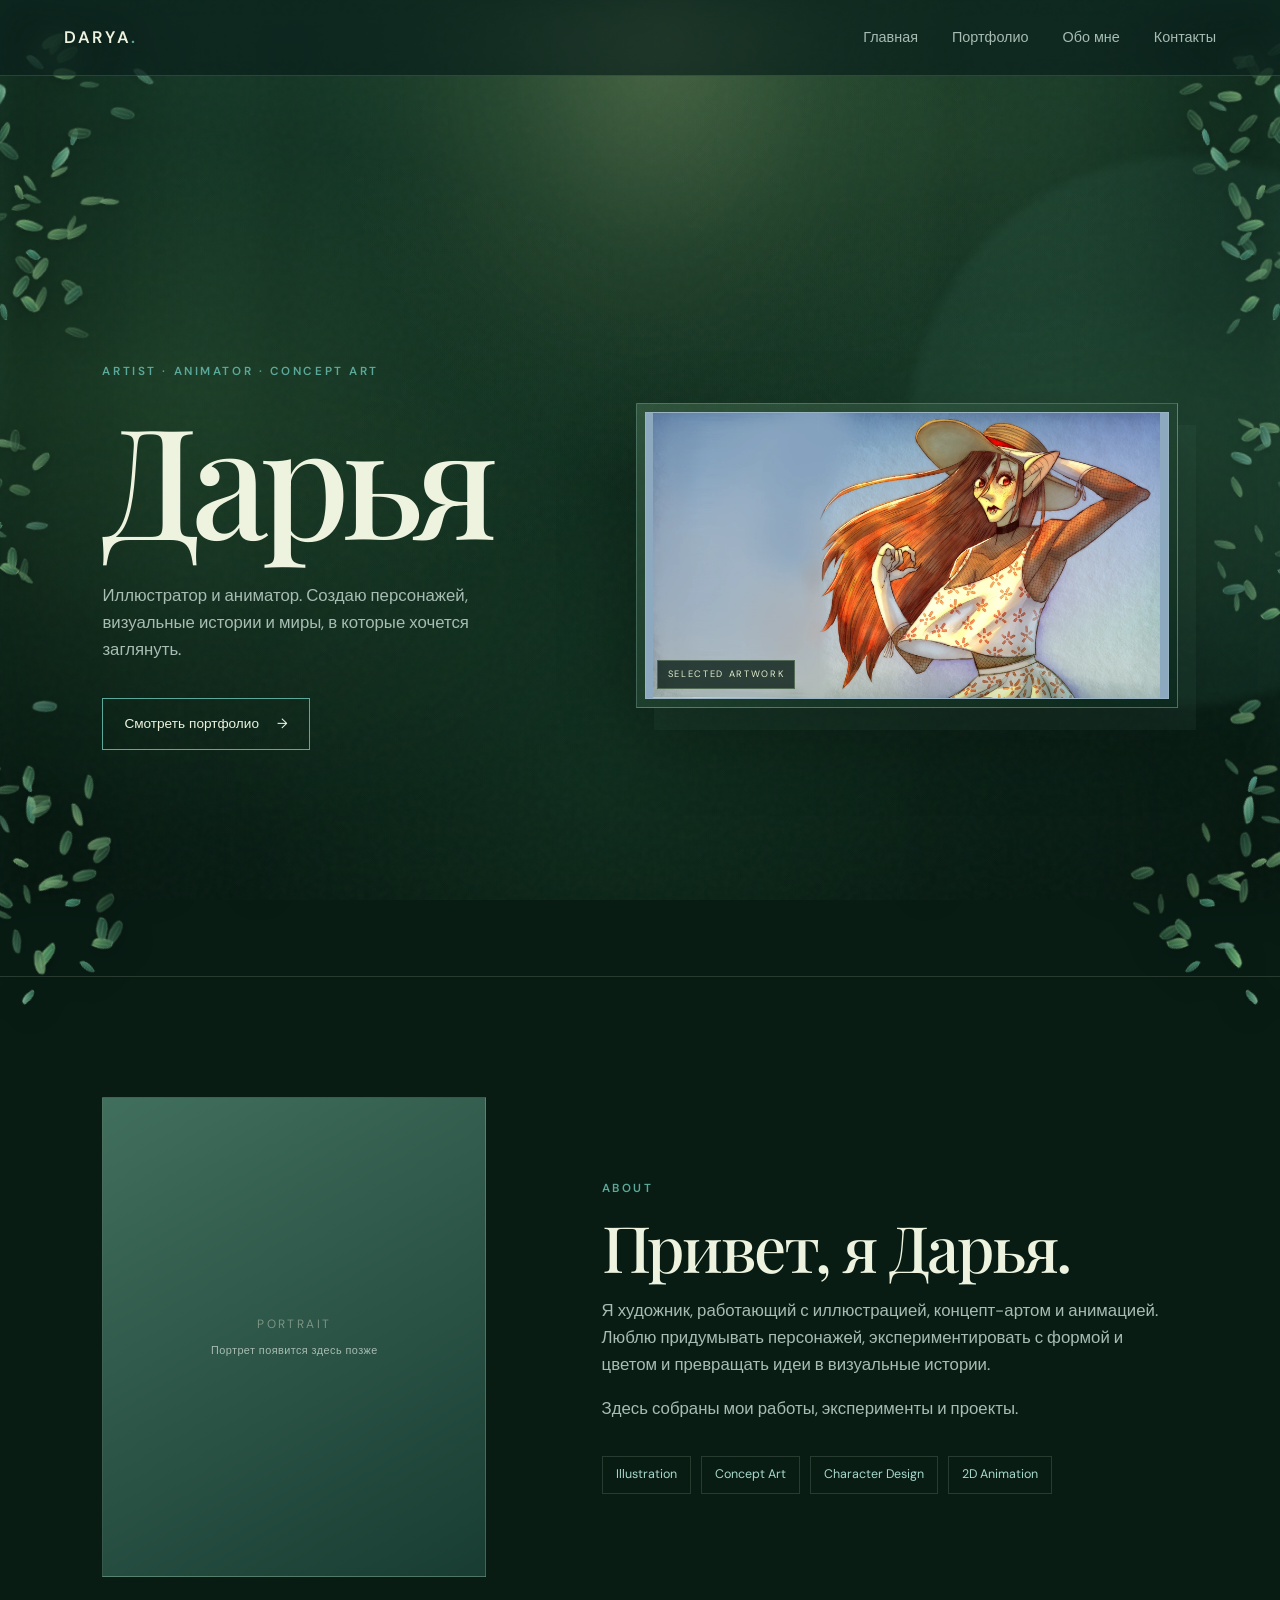
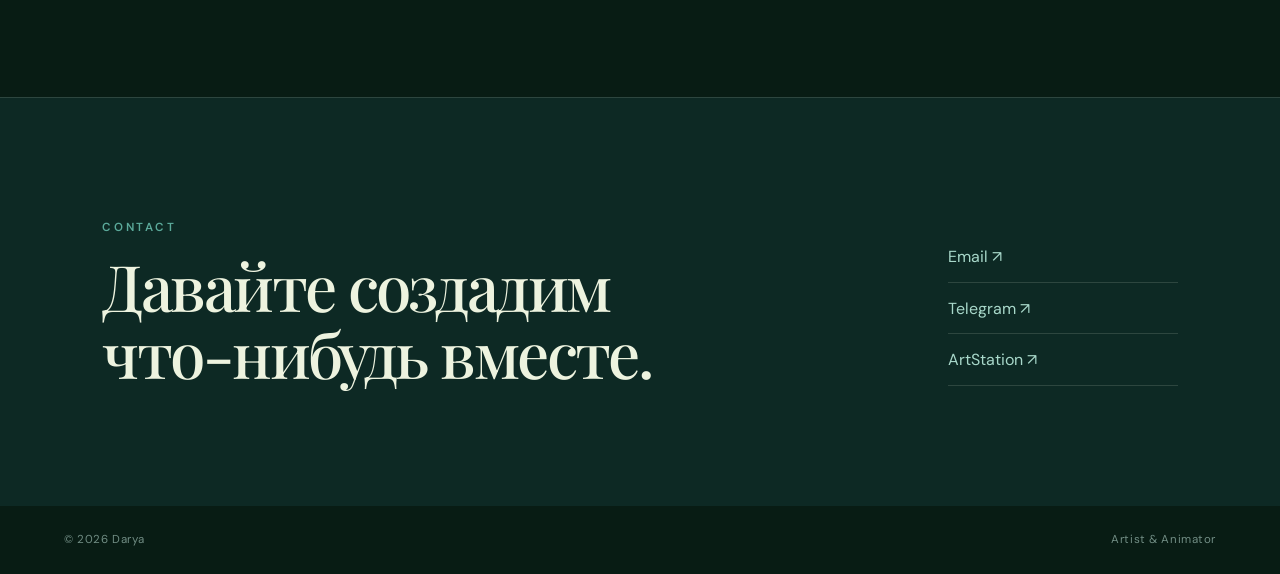
<file: index.html>
<!DOCTYPE html>
<html lang="ru">
<head>
    <meta charset="UTF-8">
    <meta name="viewport" content="width=device-width, initial-scale=1.0">
    <meta name="description" content="Портфолио Дарьи — иллюстрация, концепт-арт и анимация.">
    <title>Дарья — Artist & Animator</title>
    <link rel="stylesheet" href="css/style.css">
</head>
<body class="forest-home">
<div class="sun-rays" aria-hidden="true"><span class="sun-ray sun-ray-one"></span><span class="sun-ray sun-ray-two"></span><span class="sun-ray sun-ray-three"></span></div>

<div class="foliage-cluster foliage-top-left" aria-hidden="true"><i></i><i></i><i></i><i></i><i></i><i></i><i></i><i></i><i></i><i></i><i></i><i></i><i></i><i></i><i></i><i></i><i></i><i></i><i class="extra-leaf"></i><i class="extra-leaf"></i><i class="extra-leaf"></i><i class="extra-leaf"></i><i class="extra-leaf"></i><i class="extra-leaf"></i><i class="extra-leaf"></i><i class="extra-leaf"></i><i class="extra-leaf"></i><i class="extra-leaf"></i></div>
<div class="foliage-cluster foliage-top-right" aria-hidden="true"><i></i><i></i><i></i><i></i><i></i><i></i><i></i><i></i><i></i><i></i><i></i><i></i><i></i><i></i><i></i><i></i><i></i><i></i><i class="extra-leaf"></i><i class="extra-leaf"></i><i class="extra-leaf"></i><i class="extra-leaf"></i><i class="extra-leaf"></i><i class="extra-leaf"></i><i class="extra-leaf"></i><i class="extra-leaf"></i><i class="extra-leaf"></i><i class="extra-leaf"></i></div>
<div class="foliage-cluster foliage-mid-left" aria-hidden="true"><i></i><i></i><i></i><i></i><i></i><i></i><i></i><i></i><i></i><i></i><i></i><i></i><i></i><i></i><i></i><i></i><i class="extra-leaf"></i><i class="extra-leaf"></i><i class="extra-leaf"></i><i class="extra-leaf"></i><i class="extra-leaf"></i><i class="extra-leaf"></i><i class="extra-leaf"></i><i class="extra-leaf"></i><i class="extra-leaf"></i><i class="extra-leaf"></i><i class="extra-leaf"></i><i class="extra-leaf"></i></div>
<div class="foliage-cluster foliage-mid-right" aria-hidden="true"><i></i><i></i><i></i><i></i><i></i><i></i><i></i><i></i><i></i><i></i><i></i><i></i><i></i><i></i><i></i><i></i><i class="extra-leaf"></i><i class="extra-leaf"></i><i class="extra-leaf"></i><i class="extra-leaf"></i><i class="extra-leaf"></i><i class="extra-leaf"></i><i class="extra-leaf"></i><i class="extra-leaf"></i><i class="extra-leaf"></i><i class="extra-leaf"></i><i class="extra-leaf"></i><i class="extra-leaf"></i></div>
<div class="foliage-cluster foliage-bottom-left" aria-hidden="true"><i></i><i></i><i></i><i></i><i></i><i></i><i></i><i></i><i></i><i></i><i></i><i></i><i></i><i></i><i></i><i></i><i class="extra-leaf"></i><i class="extra-leaf"></i><i class="extra-leaf"></i><i class="extra-leaf"></i><i class="extra-leaf"></i><i class="extra-leaf"></i><i class="extra-leaf"></i><i class="extra-leaf"></i><i class="extra-leaf"></i><i class="extra-leaf"></i><i class="extra-leaf"></i><i class="extra-leaf"></i></div>
<div class="foliage-cluster foliage-bottom-right" aria-hidden="true"><i></i><i></i><i></i><i></i><i></i><i></i><i></i><i></i><i></i><i></i><i></i><i></i><i></i><i></i><i></i><i></i><i class="extra-leaf"></i><i class="extra-leaf"></i><i class="extra-leaf"></i><i class="extra-leaf"></i><i class="extra-leaf"></i><i class="extra-leaf"></i><i class="extra-leaf"></i><i class="extra-leaf"></i><i class="extra-leaf"></i><i class="extra-leaf"></i><i class="extra-leaf"></i><i class="extra-leaf"></i></div>

<header class="site-header">
    <a class="logo" href="index.html">DARYA<span>.</span></a>

    <button class="menu-toggle" aria-label="Открыть меню" aria-expanded="false">
        <span></span><span></span><span></span>
    </button>

    <nav class="navigation">
        <a href="index.html">Главная</a>
        <a href="portfolio.html">Портфолио</a>
        
        <a href="index.html#about">Обо мне</a>
        <a href="index.html#contact">Контакты</a>
    </nav>
</header>

<main>
    <section class="hero">
        <div class="hero-content">
            <p class="eyebrow">ARTIST · ANIMATOR · CONCEPT ART</p>
            <h1>Дарья</h1>
            <p class="hero-text">
                Иллюстратор и аниматор. Создаю персонажей, визуальные истории
                и миры, в которые хочется заглянуть.
            </p>
            <a class="button" href="portfolio.html">Смотреть портфолио <span>→</span></a>
        </div>

        <figure class="hero-art main-artwork-frame">
            <img
                class="main-artwork"
                src="images/main-artwork.webp"
                alt="Иллюстрация Дарьи: рыжеволосая эльфийка в широкополой шляпе на светлом фоне"
                fetchpriority="high"
                decoding="async"
            >
            <figcaption class="main-artwork-caption">SELECTED ARTWORK</figcaption>
        </figure>
    </section>

    <section class="section about" id="about">
        <div class="about-image">
            <div class="about-placeholder"><span>PORTRAIT</span><small>Портрет появится здесь позже</small></div>
        </div>

        <div class="about-content">
            <p class="eyebrow">ABOUT</p>
            <h2>Привет, я Дарья.</h2>
            <p>
                Я художник, работающий с иллюстрацией, концепт-артом и анимацией.
                Люблю придумывать персонажей, экспериментировать с формой и цветом
                и превращать идеи в визуальные истории.
            </p>
            <p>
                Здесь собраны мои работы, эксперименты и проекты.
            </p>

            <div class="skills">
                <span>Illustration</span>
                <span>Concept Art</span>
                <span>Character Design</span>
                <span>2D Animation</span>
            </div>
        </div>
    </section>

    <section class="contact" id="contact">
        <div>
            <p class="eyebrow">CONTACT</p>
            <h2>Давайте создадим<br>что-нибудь вместе.</h2>
        </div>

        <div class="contact-links">
            <a href="mailto:hello@example.com">Email ↗</a>
            <a href="#">Telegram ↗</a>
            <a href="#">ArtStation ↗</a>
        </div>
    </section>
</main>

<footer class="site-footer">
    <span>© <span id="year"></span> Darya</span>
    <span>Artist & Animator</span>
</footer>

<script src="js/script.js"></script>
</body>
</html>
</file>
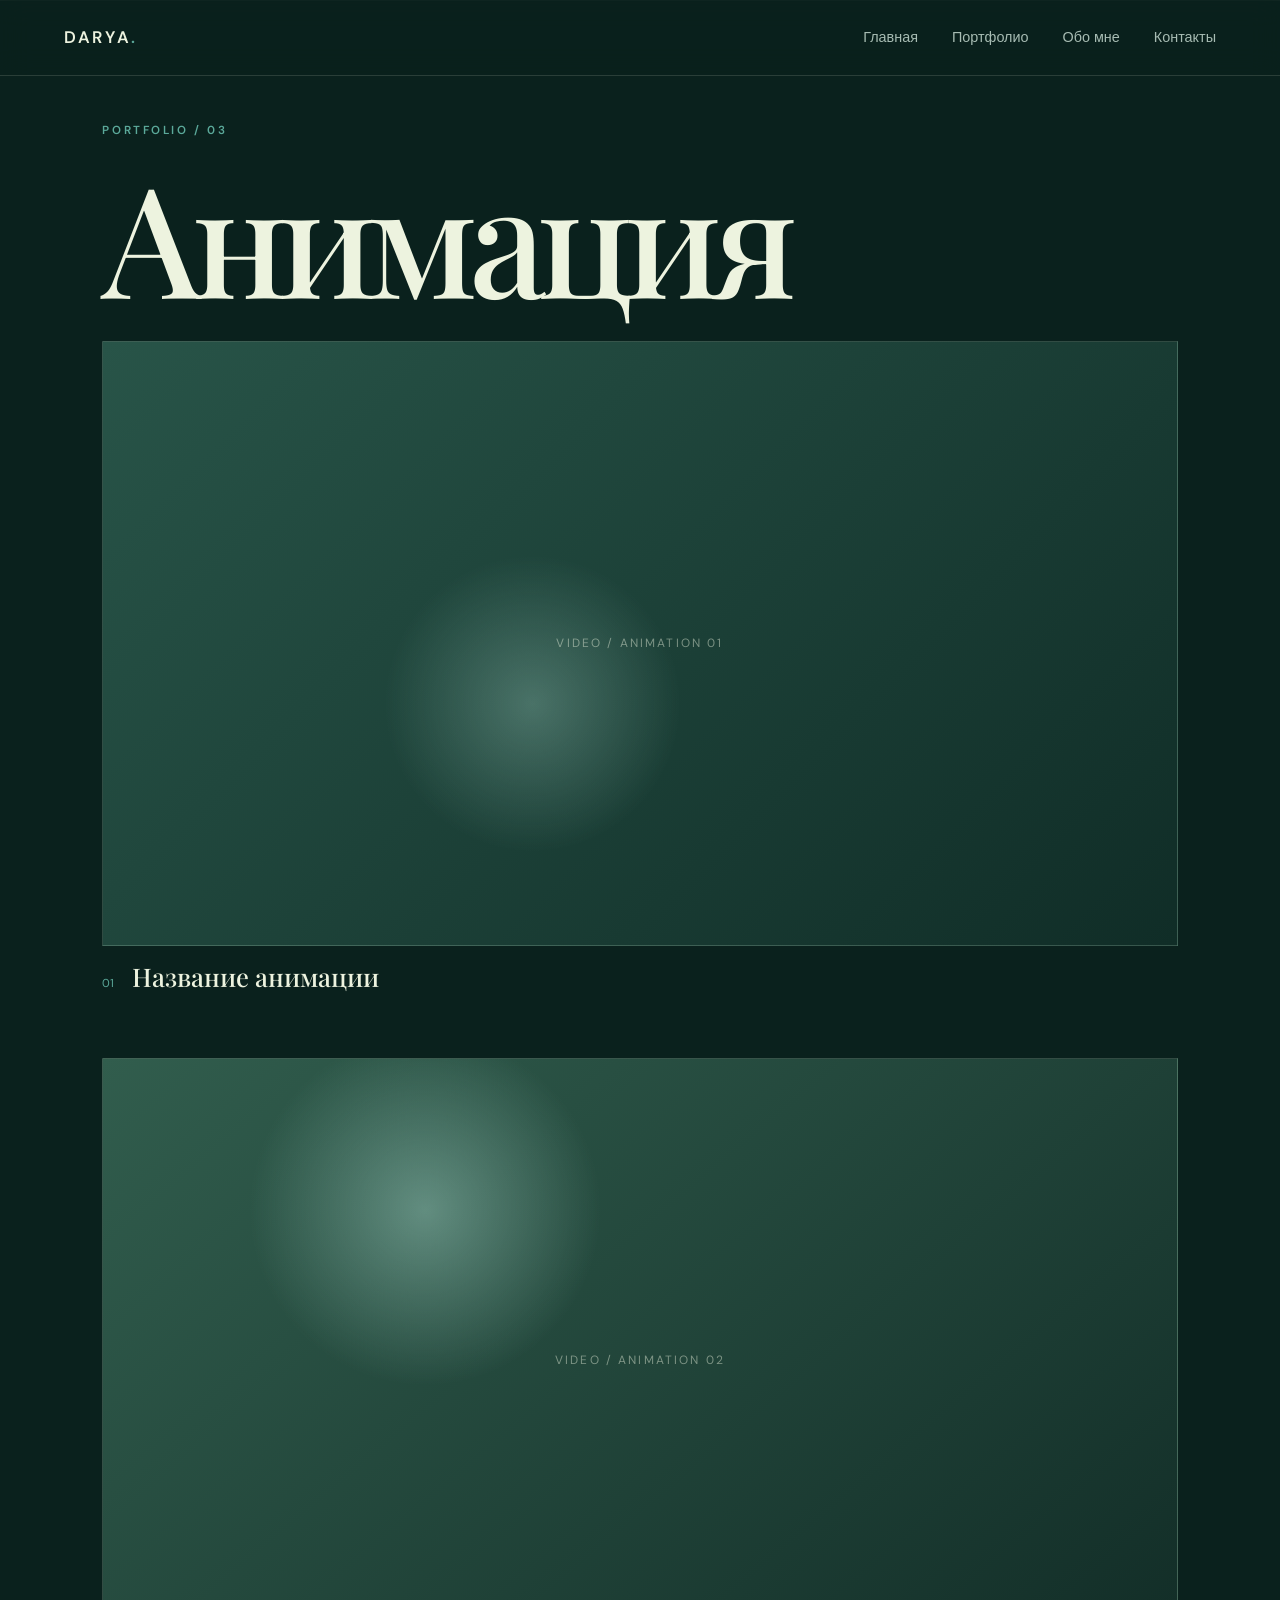
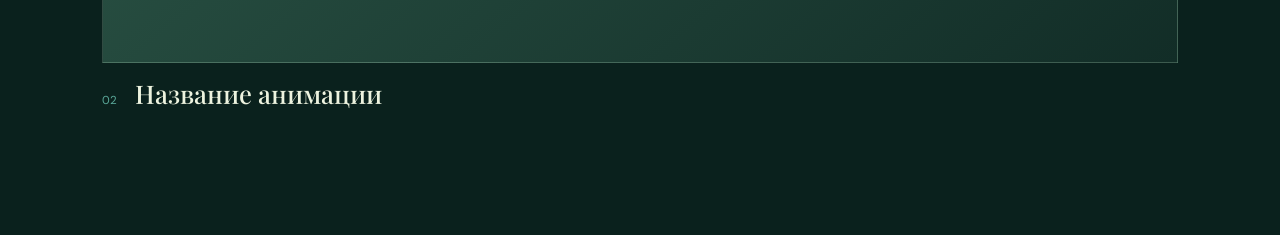
<file: animation.html>
<!DOCTYPE html>
<html lang="ru">
<head>
    <meta charset="UTF-8">
    <meta name="viewport" content="width=device-width, initial-scale=1.0">
    <title>Анимация — Дарья</title>
    <link rel="stylesheet" href="css/style.css">
</head>
<body>
<header class="site-header">
    <a class="logo" href="index.html">DARYA<span>.</span></a>
    <nav class="navigation">
        <a href="index.html">Главная</a>
        <a href="portfolio.html">Портфолио</a>
        
        <a href="index.html#about">Обо мне</a>
        <a href="index.html#contact">Контакты</a>
    </nav>
</header>
<main>
    <section class="section">
        <p class="eyebrow">PORTFOLIO / 03</p>
        <h1>Анимация</h1>

        <div class="animation-list">
            <article class="work-card">
                <div class="work-image placeholder-three" style="aspect-ratio: 16 / 9;">
                    <span>VIDEO / ANIMATION 01</span>
                </div>
                <div class="work-info">
                    <span>01</span>
                    <h3>Название анимации</h3>
                </div>
            </article>

            <article class="work-card" style="margin-top: 60px;">
                <div class="work-image placeholder-one" style="aspect-ratio: 16 / 9;">
                    <span>VIDEO / ANIMATION 02</span>
                </div>
                <div class="work-info">
                    <span>02</span>
                    <h3>Название анимации</h3>
                </div>
            </article>
        </div>
    </section>
</main>
</body>
</html>
</file>
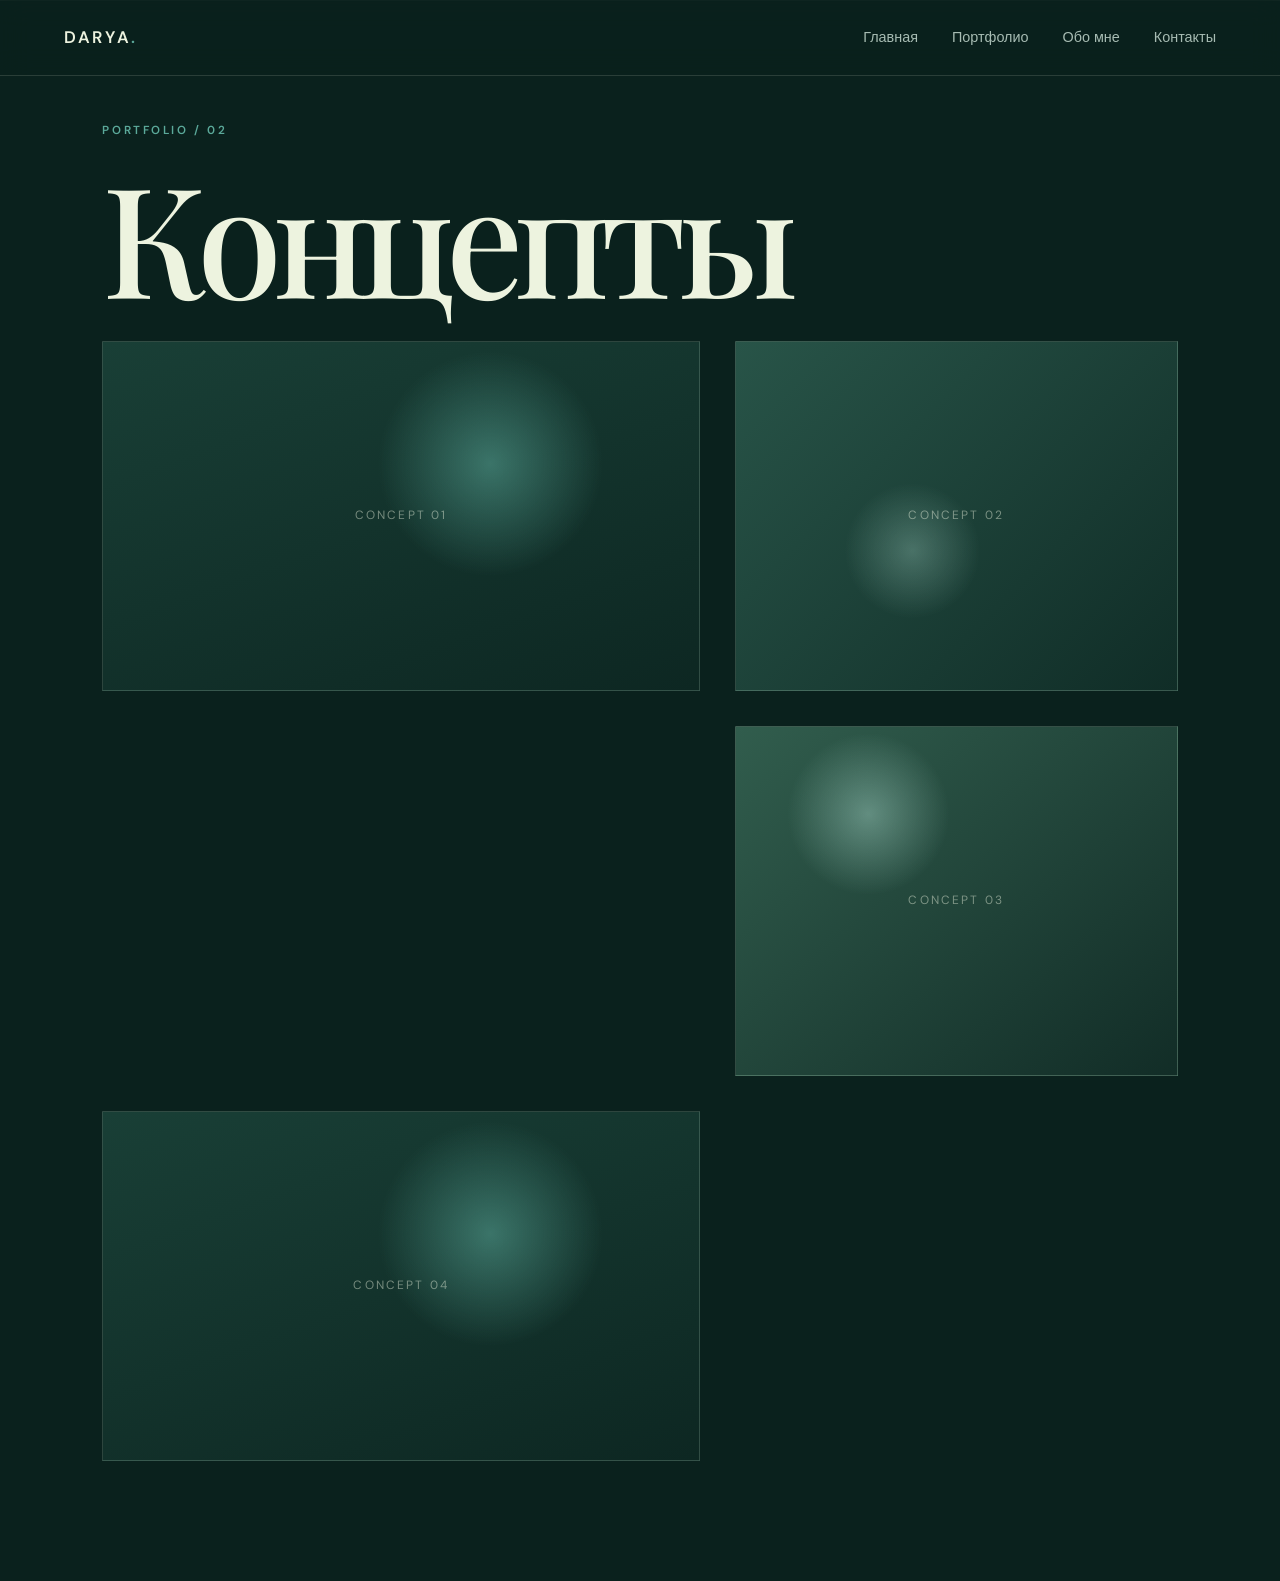
<file: concepts.html>
<!DOCTYPE html>
<html lang="ru">
<head>
    <meta charset="UTF-8">
    <meta name="viewport" content="width=device-width, initial-scale=1.0">
    <title>Концепты — Дарья</title>
    <link rel="stylesheet" href="css/style.css">
</head>
<body>
<header class="site-header">
    <a class="logo" href="index.html">DARYA<span>.</span></a>
    <nav class="navigation">
        <a href="index.html">Главная</a>
        <a href="portfolio.html">Портфолио</a>
        
        <a href="index.html#about">Обо мне</a>
        <a href="index.html#contact">Контакты</a>
    </nav>
</header>
<main>
    <section class="section">
        <p class="eyebrow">PORTFOLIO / 02</p>
        <h1>Концепты</h1>
        <div class="work-grid">
            <div class="work-card"><div class="work-image placeholder-two"><span>CONCEPT 01</span></div></div>
            <div class="work-card"><div class="work-image placeholder-three"><span>CONCEPT 02</span></div></div>
            <div class="work-card"><div class="work-image placeholder-one"><span>CONCEPT 03</span></div></div>
            <div class="work-card"><div class="work-image placeholder-two"><span>CONCEPT 04</span></div></div>
        </div>
    </section>
</main>
</body>
</html>
</file>
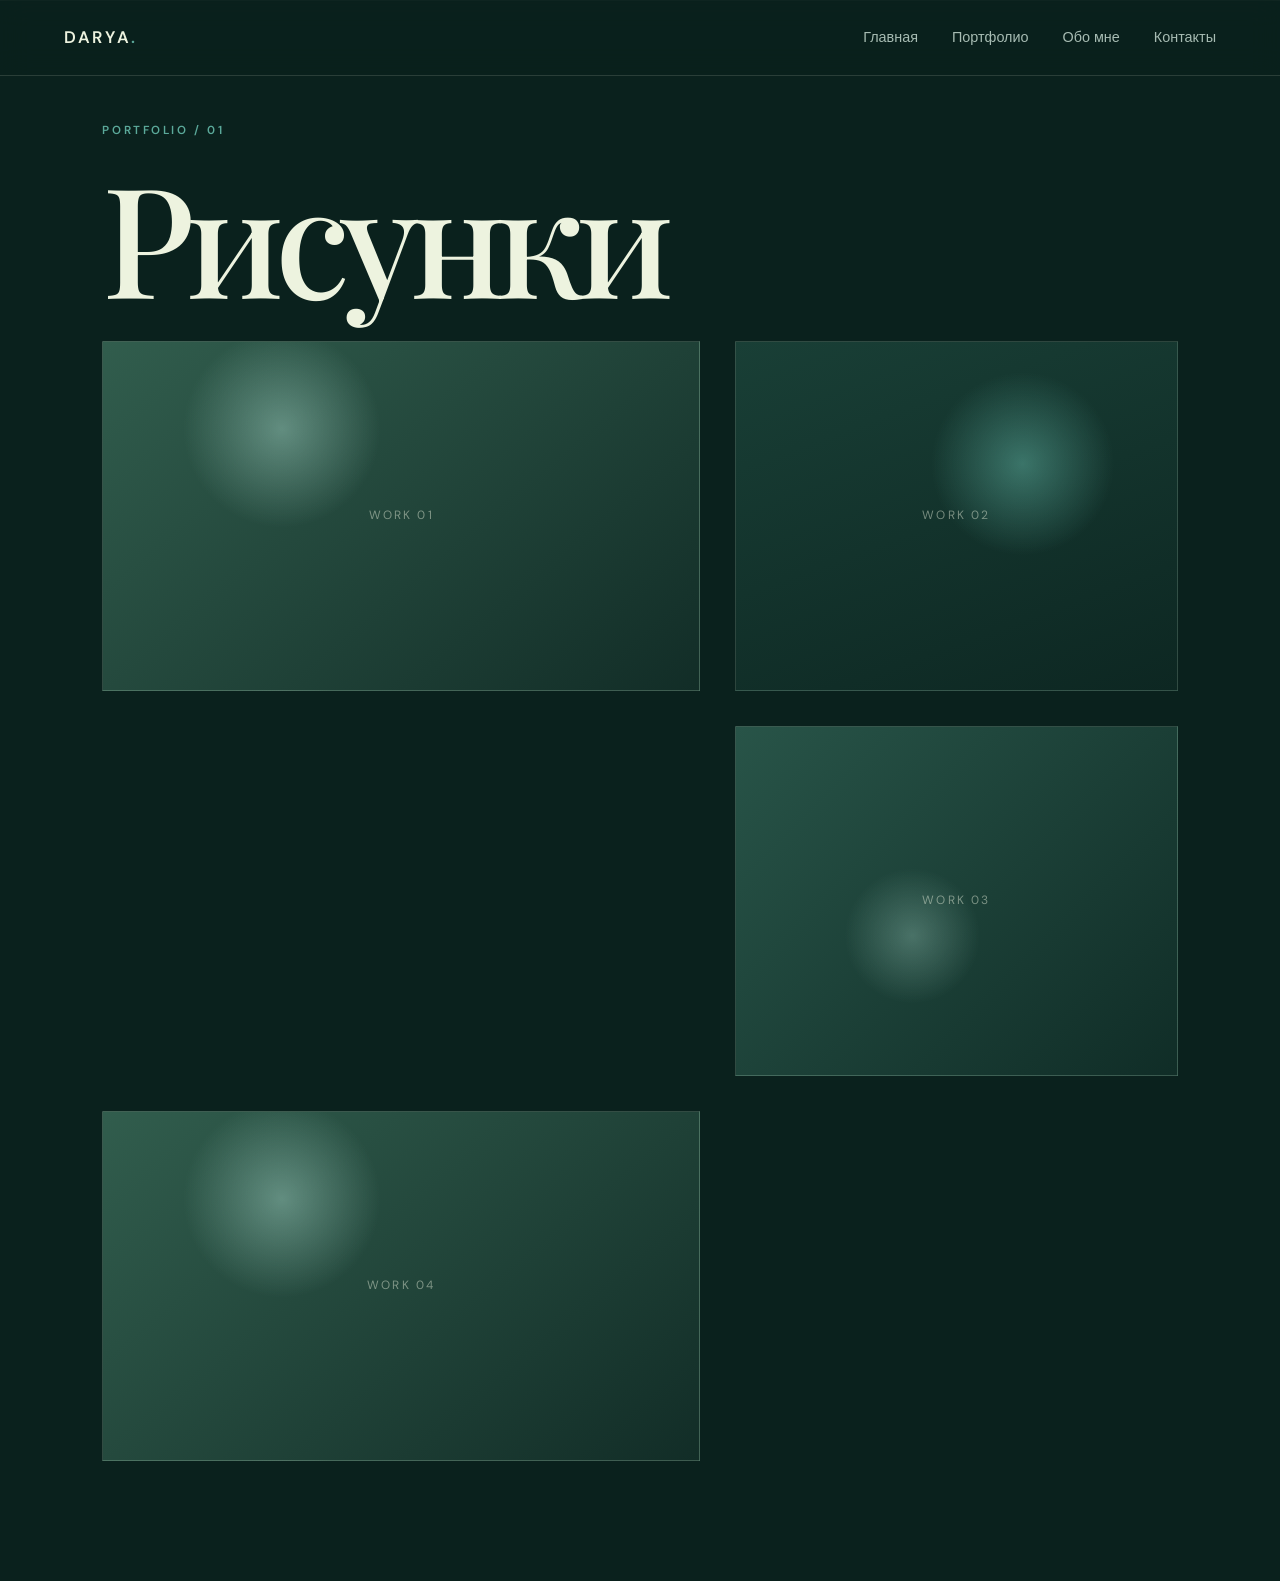
<file: illustrations.html>
<!DOCTYPE html>
<html lang="ru">
<head>
    <meta charset="UTF-8">
    <meta name="viewport" content="width=device-width, initial-scale=1.0">
    <title>Рисунки — Дарья</title>
    <link rel="stylesheet" href="css/style.css">
</head>
<body>
<header class="site-header">
    <a class="logo" href="index.html">DARYA<span>.</span></a>
    <nav class="navigation">
        <a href="index.html">Главная</a>
        <a href="portfolio.html">Портфолио</a>
        
        <a href="index.html#about">Обо мне</a>
        <a href="index.html#contact">Контакты</a>
    </nav>
</header>
<main>
    <section class="section">
        <p class="eyebrow">PORTFOLIO / 01</p>
        <h1>Рисунки</h1>
        <div class="work-grid">
            <div class="work-card"><div class="work-image placeholder-one"><span>WORK 01</span></div></div>
            <div class="work-card"><div class="work-image placeholder-two"><span>WORK 02</span></div></div>
            <div class="work-card"><div class="work-image placeholder-three"><span>WORK 03</span></div></div>
            <div class="work-card"><div class="work-image placeholder-one"><span>WORK 04</span></div></div>
        </div>
    </section>
</main>
</body>
</html>
</file>
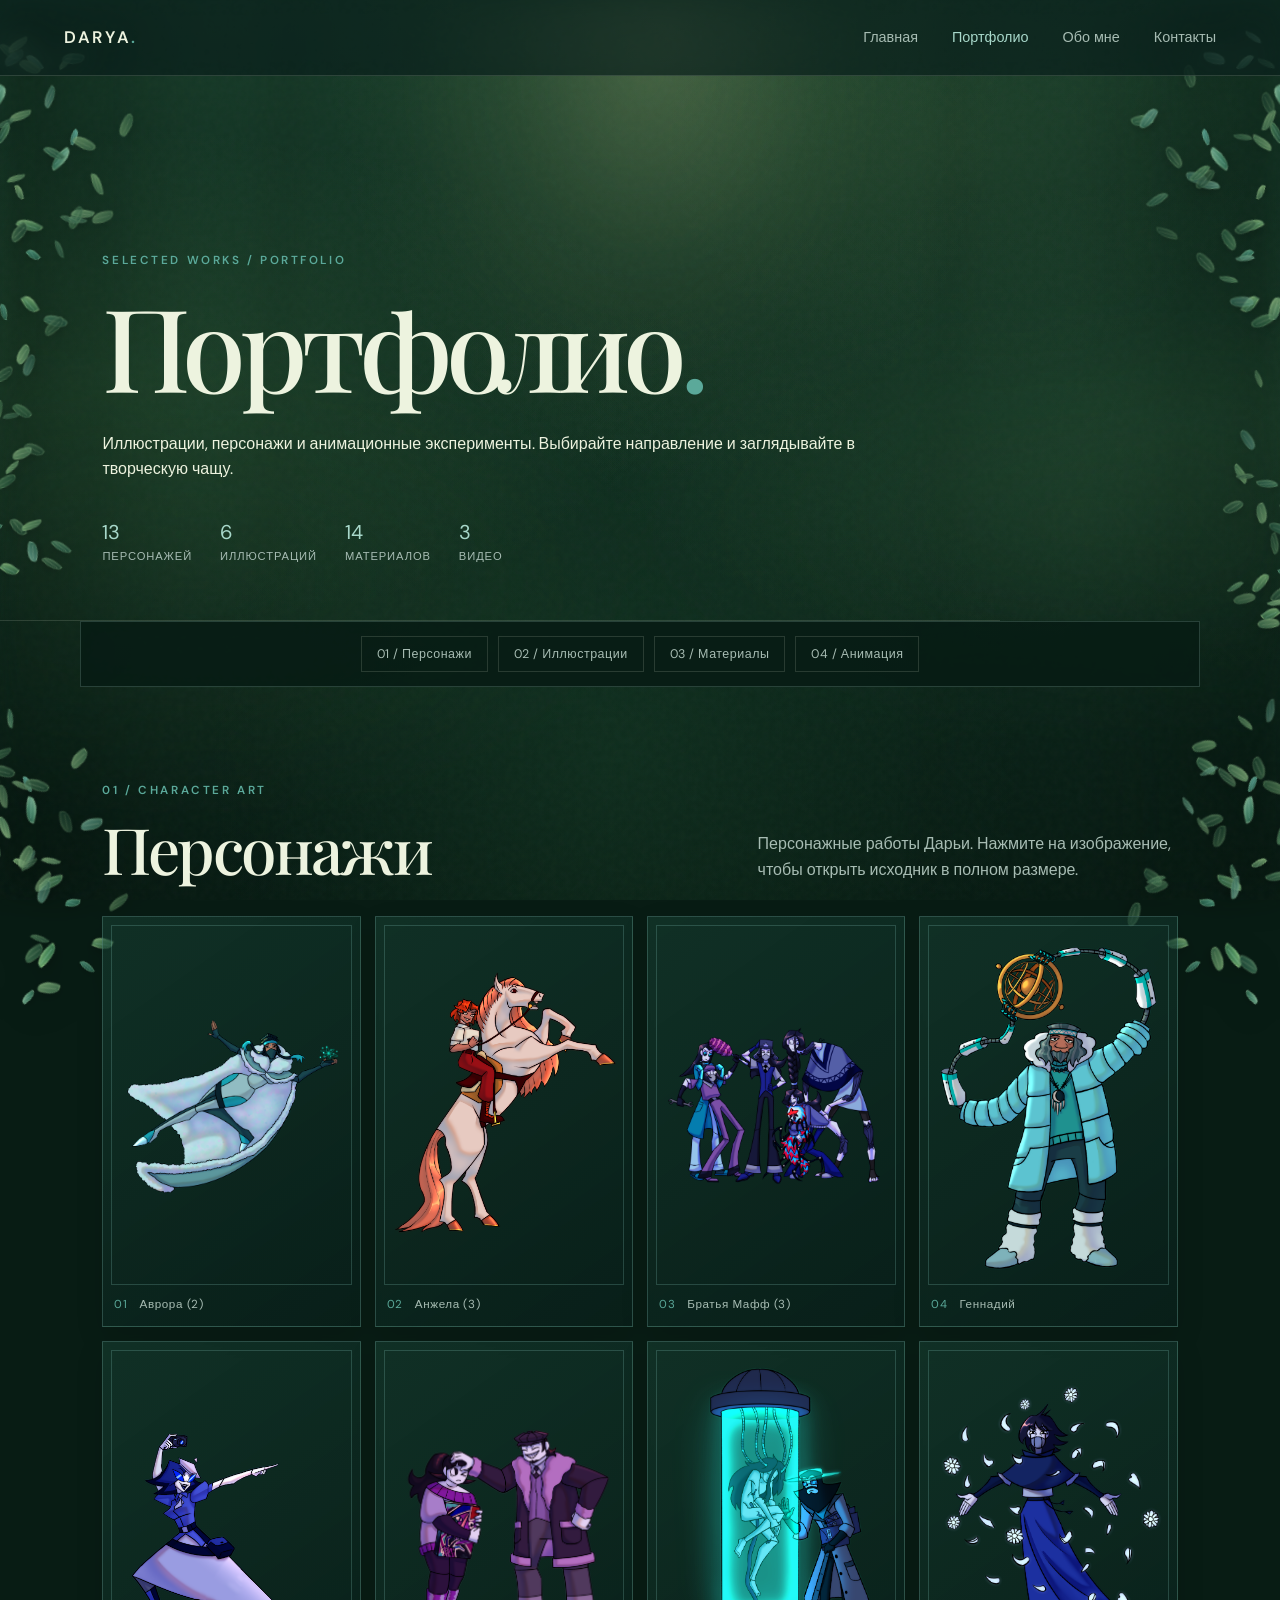
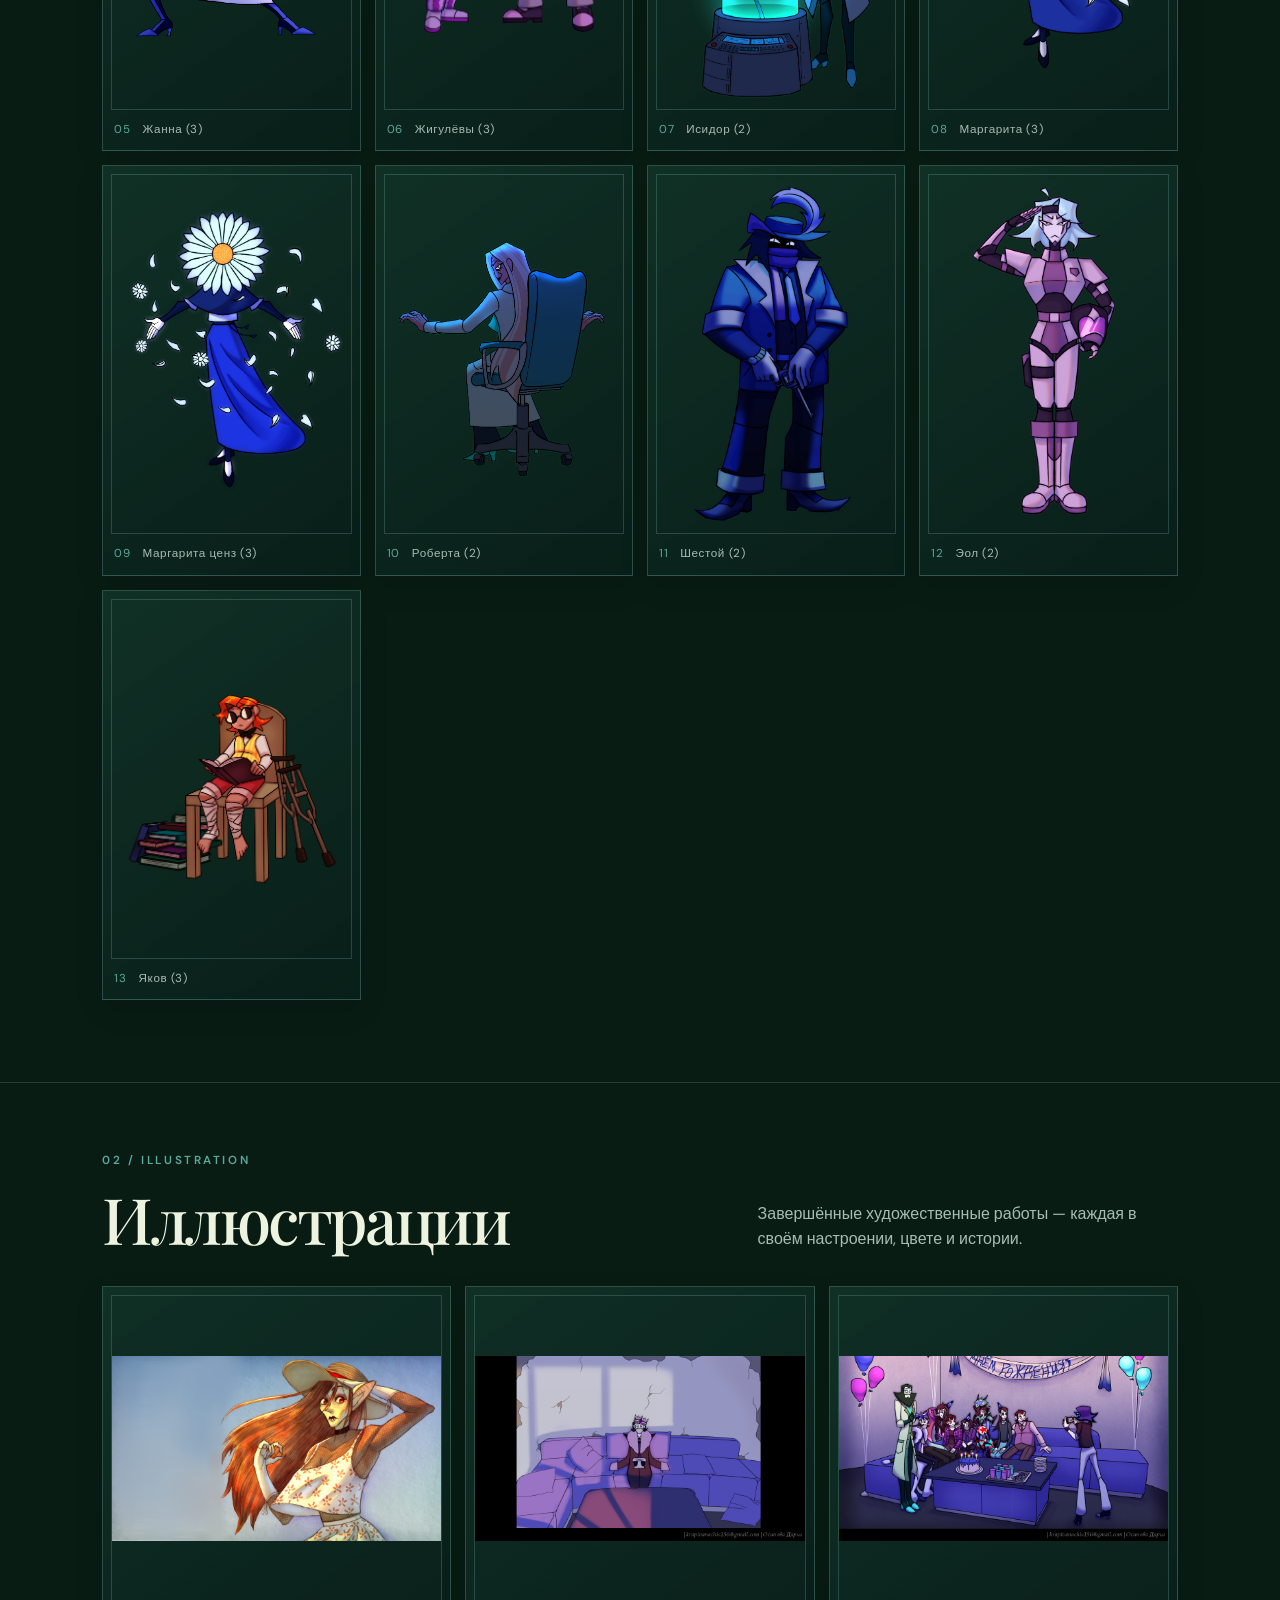
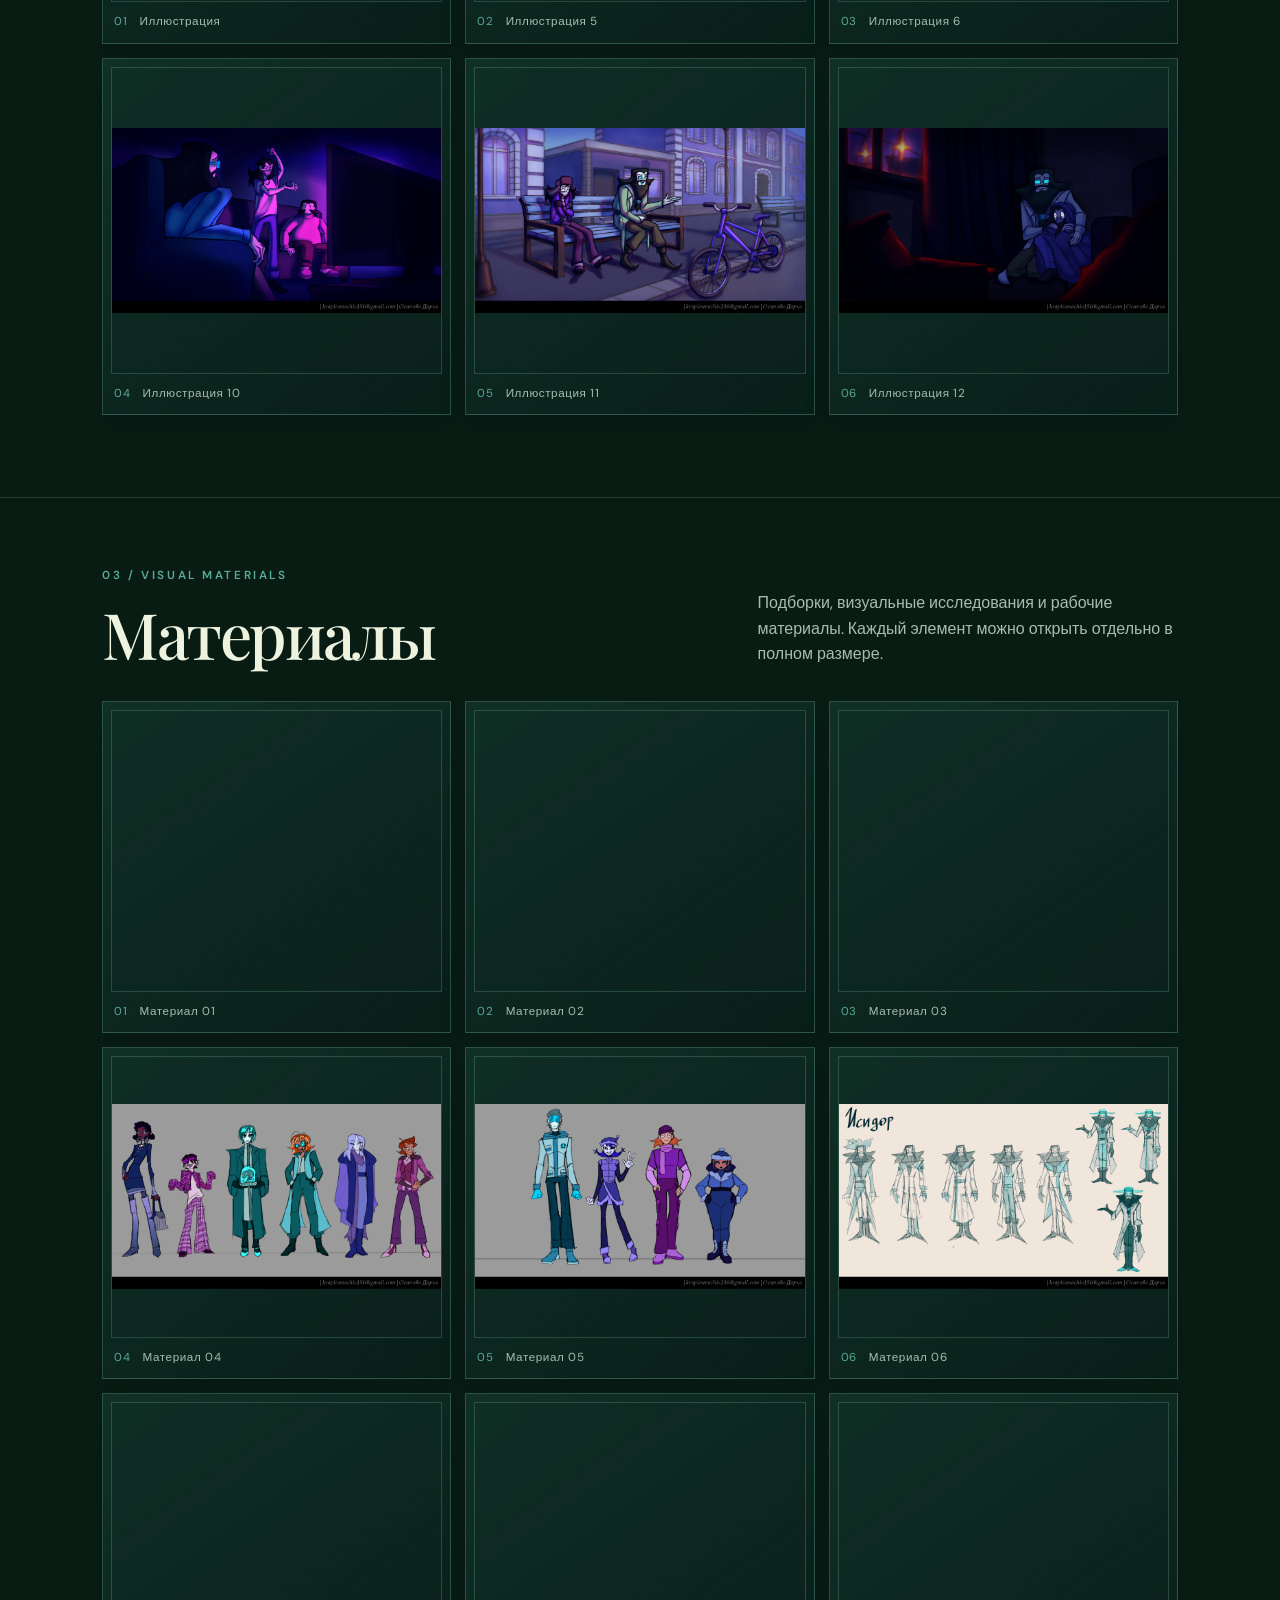
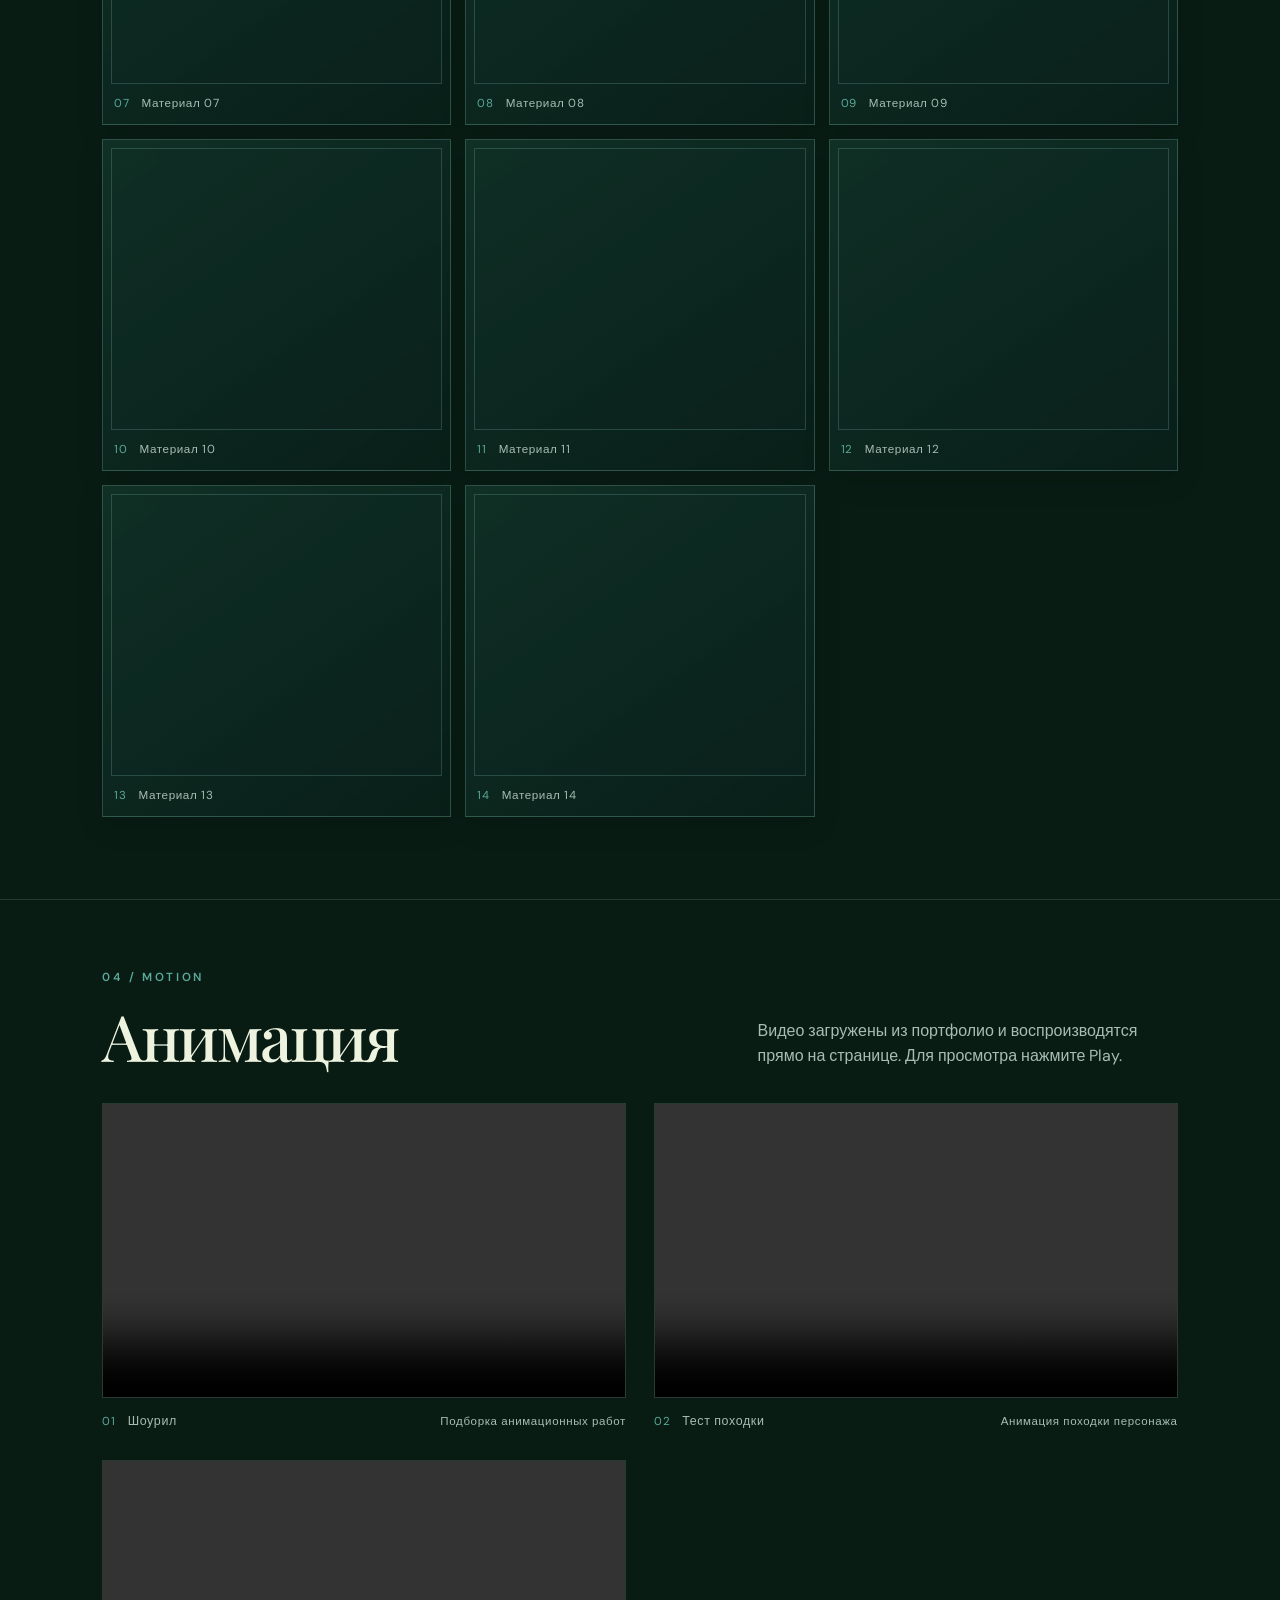
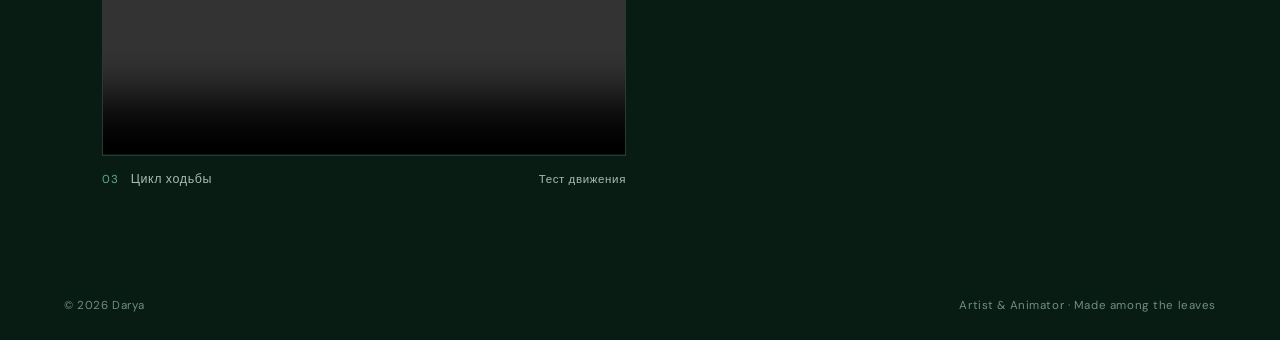
<file: portfolio.html>
<!DOCTYPE html>

<html lang="ru">
<head>
<meta charset="utf-8"/>
<meta content="width=device-width, initial-scale=1.0" name="viewport"/>
<meta content="Портфолио Дарьи — иллюстрации, персонажи и анимация." name="description"/>
<title>Портфолио — Дарья</title>
<link href="css/style.css" rel="stylesheet"/>
</head>
<body class="portfolio-page">
<div aria-hidden="true" class="sun-rays"><span class="sun-ray sun-ray-one"></span><span class="sun-ray sun-ray-two"></span><span class="sun-ray sun-ray-three"></span></div>
<div aria-hidden="true" class="foliage-cluster foliage-top-left"><i></i><i></i><i></i><i></i><i></i><i></i><i></i><i></i><i></i><i></i><i></i><i></i><i></i><i></i><i></i><i></i><i></i><i></i><i class="extra-leaf"></i><i class="extra-leaf"></i><i class="extra-leaf"></i><i class="extra-leaf"></i><i class="extra-leaf"></i><i class="extra-leaf"></i><i class="extra-leaf"></i><i class="extra-leaf"></i><i class="extra-leaf"></i><i class="extra-leaf"></i></div>
<div aria-hidden="true" class="foliage-cluster foliage-top-right"><i></i><i></i><i></i><i></i><i></i><i></i><i></i><i></i><i></i><i></i><i></i><i></i><i></i><i></i><i></i><i></i><i></i><i></i><i class="extra-leaf"></i><i class="extra-leaf"></i><i class="extra-leaf"></i><i class="extra-leaf"></i><i class="extra-leaf"></i><i class="extra-leaf"></i><i class="extra-leaf"></i><i class="extra-leaf"></i><i class="extra-leaf"></i><i class="extra-leaf"></i></div>
<div aria-hidden="true" class="foliage-cluster foliage-bottom-left"><i></i><i></i><i></i><i></i><i></i><i></i><i></i><i></i><i></i><i></i><i></i><i></i><i></i><i></i><i></i><i></i><i></i><i></i><i class="extra-leaf"></i><i class="extra-leaf"></i><i class="extra-leaf"></i><i class="extra-leaf"></i><i class="extra-leaf"></i><i class="extra-leaf"></i><i class="extra-leaf"></i><i class="extra-leaf"></i><i class="extra-leaf"></i><i class="extra-leaf"></i></div>
<div aria-hidden="true" class="foliage-cluster foliage-bottom-right"><i></i><i></i><i></i><i></i><i></i><i></i><i></i><i></i><i></i><i></i><i></i><i></i><i></i><i></i><i></i><i></i><i></i><i></i><i class="extra-leaf"></i><i class="extra-leaf"></i><i class="extra-leaf"></i><i class="extra-leaf"></i><i class="extra-leaf"></i><i class="extra-leaf"></i><i class="extra-leaf"></i><i class="extra-leaf"></i><i class="extra-leaf"></i><i class="extra-leaf"></i></div>
<div aria-hidden="true" class="foliage-cluster foliage-mid-left"><i></i><i></i><i></i><i></i><i></i><i></i><i></i><i></i><i></i><i></i><i></i><i></i><i></i><i></i><i></i><i></i><i></i><i></i><i class="extra-leaf"></i><i class="extra-leaf"></i><i class="extra-leaf"></i><i class="extra-leaf"></i><i class="extra-leaf"></i><i class="extra-leaf"></i><i class="extra-leaf"></i><i class="extra-leaf"></i><i class="extra-leaf"></i><i class="extra-leaf"></i></div>
<div aria-hidden="true" class="foliage-cluster foliage-mid-right"><i></i><i></i><i></i><i></i><i></i><i></i><i></i><i></i><i></i><i></i><i></i><i></i><i></i><i></i><i></i><i></i><i></i><i></i><i class="extra-leaf"></i><i class="extra-leaf"></i><i class="extra-leaf"></i><i class="extra-leaf"></i><i class="extra-leaf"></i><i class="extra-leaf"></i><i class="extra-leaf"></i><i class="extra-leaf"></i><i class="extra-leaf"></i><i class="extra-leaf"></i></div>
<header class="site-header">
<a class="logo" href="index.html">DARYA<span>.</span></a>
<button aria-expanded="false" aria-label="Открыть меню" class="menu-toggle"><span></span><span></span><span></span></button>
<nav class="navigation">
<a href="index.html">Главная</a><a class="active" href="portfolio.html">Портфолио</a>
<a href="index.html#about">Обо мне</a><a href="index.html#contact">Контакты</a>
</nav>
</header>
<main>
<section class="page-intro portfolio-intro">
<p class="eyebrow">SELECTED WORKS / PORTFOLIO</p>
<h1>Портфолио<span class="title-dot">.</span></h1>
<p>Иллюстрации, персонажи и анимационные эксперименты. Выбирайте направление и заглядывайте в творческую чащу.</p>
<div class="portfolio-stats"><span>13 <small>персонажей</small></span><span>6 <small>иллюстраций</small></span><span>14 <small>материалов</small></span><span>3 <small>видео</small></span></div>
</section>
<nav aria-label="Подразделы портфолио" class="portfolio-anchor">
<a href="#characters">01 / Персонажи</a><a href="#illustrations">02 / Иллюстрации</a><a href="#references">03 / Материалы</a><a href="#animation">04 / Анимация</a>
</nav>
<section class="portfolio-showcase" id="characters">
<div class="portfolio-heading"><div><p class="eyebrow">01 / CHARACTER ART</p><h2>Персонажи</h2></div><p>Персонажные работы Дарьи. Нажмите на изображение, чтобы открыть исходник в полном размере.</p></div>
<div class="character-grid real-gallery"><figure class="art-card transparent-card">
<a aria-label="Открыть работу: Аврора (2)" class="art-open" href="portfolio/characters/Аврора (2).png" rel="noopener" target="_blank">
<div class="art-frame transparent-art-frame">
<img alt="Аврора (2)" loading="lazy" src="portfolio/characters/Аврора (2).png"/>
<span class="open-hint">Открыть ↗</span>
</div>
</a>
<figcaption><span>01</span> Аврора (2)</figcaption>
</figure>
<figure class="art-card transparent-card">
<a aria-label="Открыть работу: Анжела (3)" class="art-open" href="portfolio/characters/Анжела (3).png" rel="noopener" target="_blank">
<div class="art-frame transparent-art-frame">
<img alt="Анжела (3)" loading="lazy" src="portfolio/characters/Анжела (3).png"/>
<span class="open-hint">Открыть ↗</span>
</div>
</a>
<figcaption><span>02</span> Анжела (3)</figcaption>
</figure>
<figure class="art-card transparent-card">
<a aria-label="Открыть работу: Братья Мафф (3)" class="art-open" href="portfolio/characters/Братья Мафф (3).png" rel="noopener" target="_blank">
<div class="art-frame transparent-art-frame">
<img alt="Братья Мафф (3)" loading="lazy" src="portfolio/characters/Братья Мафф (3).png"/>
<span class="open-hint">Открыть ↗</span>
</div>
</a>
<figcaption><span>03</span> Братья Мафф (3)</figcaption>
</figure>
<figure class="art-card transparent-card">
<a aria-label="Открыть работу: Геннадий" class="art-open" href="portfolio/characters/Геннадий.png" rel="noopener" target="_blank">
<div class="art-frame transparent-art-frame">
<img alt="Геннадий" loading="lazy" src="portfolio/characters/Геннадий.png"/>
<span class="open-hint">Открыть ↗</span>
</div>
</a>
<figcaption><span>04</span> Геннадий</figcaption>
</figure>
<figure class="art-card transparent-card">
<a aria-label="Открыть работу: Жанна (3)" class="art-open" href="portfolio/characters/Жанна (3).png" rel="noopener" target="_blank">
<div class="art-frame transparent-art-frame">
<img alt="Жанна (3)" loading="lazy" src="portfolio/characters/Жанна (3).png"/>
<span class="open-hint">Открыть ↗</span>
</div>
</a>
<figcaption><span>05</span> Жанна (3)</figcaption>
</figure>
<figure class="art-card transparent-card">
<a aria-label="Открыть работу: Жигулёвы (3)" class="art-open" href="portfolio/characters/Жигулёвы (3).png" rel="noopener" target="_blank">
<div class="art-frame transparent-art-frame">
<img alt="Жигулёвы (3)" loading="lazy" src="portfolio/characters/Жигулёвы (3).png"/>
<span class="open-hint">Открыть ↗</span>
</div>
</a>
<figcaption><span>06</span> Жигулёвы (3)</figcaption>
</figure>
<figure class="art-card transparent-card">
<a aria-label="Открыть работу: Исидор (2)" class="art-open" href="portfolio/characters/Исидор (2).png" rel="noopener" target="_blank">
<div class="art-frame transparent-art-frame">
<img alt="Исидор (2)" loading="lazy" src="portfolio/characters/Исидор (2).png"/>
<span class="open-hint">Открыть ↗</span>
</div>
</a>
<figcaption><span>07</span> Исидор (2)</figcaption>
</figure>
<figure class="art-card transparent-card">
<a aria-label="Открыть работу: Маргарита (3)" class="art-open" href="portfolio/characters/Маргарита (3).png" rel="noopener" target="_blank">
<div class="art-frame transparent-art-frame">
<img alt="Маргарита (3)" loading="lazy" src="portfolio/characters/Маргарита (3).png"/>
<span class="open-hint">Открыть ↗</span>
</div>
</a>
<figcaption><span>08</span> Маргарита (3)</figcaption>
</figure>
<figure class="art-card transparent-card">
<a aria-label="Открыть работу: Маргарита ценз (3)" class="art-open" href="portfolio/characters/Маргарита ценз (3).png" rel="noopener" target="_blank">
<div class="art-frame transparent-art-frame">
<img alt="Маргарита ценз (3)" loading="lazy" src="portfolio/characters/Маргарита ценз (3).png"/>
<span class="open-hint">Открыть ↗</span>
</div>
</a>
<figcaption><span>09</span> Маргарита ценз (3)</figcaption>
</figure>
<figure class="art-card transparent-card">
<a aria-label="Открыть работу: Роберта (2)" class="art-open" href="portfolio/characters/Роберта (2).png" rel="noopener" target="_blank">
<div class="art-frame transparent-art-frame">
<img alt="Роберта (2)" loading="lazy" src="portfolio/characters/Роберта (2).png"/>
<span class="open-hint">Открыть ↗</span>
</div>
</a>
<figcaption><span>10</span> Роберта (2)</figcaption>
</figure>
<figure class="art-card transparent-card">
<a aria-label="Открыть работу: Шестой (2)" class="art-open" href="portfolio/characters/Шестой (2).png" rel="noopener" target="_blank">
<div class="art-frame transparent-art-frame">
<img alt="Шестой (2)" loading="lazy" src="portfolio/characters/Шестой (2).png"/>
<span class="open-hint">Открыть ↗</span>
</div>
</a>
<figcaption><span>11</span> Шестой (2)</figcaption>
</figure>
<figure class="art-card transparent-card">
<a aria-label="Открыть работу: Эол (2)" class="art-open" href="portfolio/characters/Эол (2).png" rel="noopener" target="_blank">
<div class="art-frame transparent-art-frame">
<img alt="Эол (2)" loading="lazy" src="portfolio/characters/Эол (2).png"/>
<span class="open-hint">Открыть ↗</span>
</div>
</a>
<figcaption><span>12</span> Эол (2)</figcaption>
</figure>
<figure class="art-card transparent-card">
<a aria-label="Открыть работу: Яков (3)" class="art-open" href="portfolio/characters/Яков (3).png" rel="noopener" target="_blank">
<div class="art-frame transparent-art-frame">
<img alt="Яков (3)" loading="lazy" src="portfolio/characters/Яков (3).png"/>
<span class="open-hint">Открыть ↗</span>
</div>
</a>
<figcaption><span>13</span> Яков (3)</figcaption>
</figure></div>
</section>
<section class="portfolio-showcase" id="illustrations">
<div class="portfolio-heading"><div><p class="eyebrow">02 / ILLUSTRATION</p><h2>Иллюстрации</h2></div><p>Завершённые художественные работы — каждая в своём настроении, цвете и истории.</p></div>
<div class="illustration-grid real-gallery"><figure class="art-card illustration-card">
<a aria-label="Открыть работу: Иллюстрация " class="art-open" href="portfolio/illustrations/Illustration.png" rel="noopener" target="_blank">
<div class="art-frame">
<img alt="Иллюстрация " loading="lazy" src="portfolio/illustrations/Illustration.png"/>
<span class="open-hint">Открыть ↗</span>
</div>
</a>
<figcaption><span>01</span> Иллюстрация </figcaption>
</figure>



<figure class="art-card illustration-card">
<a aria-label="Открыть работу: Иллюстрация 5" class="art-open" href="portfolio/illustrations/Illustration5.png" rel="noopener" target="_blank">
<div class="art-frame">
<img alt="Иллюстрация 5" loading="lazy" src="portfolio/illustrations/Illustration5.png"/>
<span class="open-hint">Открыть ↗</span>
</div>
</a>
<figcaption><span>02</span> Иллюстрация 5</figcaption>
</figure>
<figure class="art-card illustration-card">
<a aria-label="Открыть работу: Иллюстрация 6" class="art-open" href="portfolio/illustrations/Illustration6.png" rel="noopener" target="_blank">
<div class="art-frame">
<img alt="Иллюстрация 6" loading="lazy" src="portfolio/illustrations/Illustration6.png"/>
<span class="open-hint">Открыть ↗</span>
</div>
</a>
<figcaption><span>03</span> Иллюстрация 6</figcaption>
</figure>



<figure class="art-card illustration-card">
<a aria-label="Открыть работу: Иллюстрация 10" class="art-open" href="portfolio/illustrations/Illustration10.png" rel="noopener" target="_blank">
<div class="art-frame">
<img alt="Иллюстрация 10" loading="lazy" src="portfolio/illustrations/Illustration10.png"/>
<span class="open-hint">Открыть ↗</span>
</div>
</a>
<figcaption><span>04</span> Иллюстрация 10</figcaption>
</figure>
<figure class="art-card illustration-card">
<a aria-label="Открыть работу: Иллюстрация 11" class="art-open" href="portfolio/illustrations/Illustration11.png" rel="noopener" target="_blank">
<div class="art-frame">
<img alt="Иллюстрация 11" loading="lazy" src="portfolio/illustrations/Illustration11.png"/>
<span class="open-hint">Открыть ↗</span>
</div>
</a>
<figcaption><span>05</span> Иллюстрация 11</figcaption>
</figure>
<figure class="art-card illustration-card">
<a aria-label="Открыть работу: Иллюстрация 12" class="art-open" href="portfolio/illustrations/Illustration12.png" rel="noopener" target="_blank">
<div class="art-frame">
<img alt="Иллюстрация 12" loading="lazy" src="portfolio/illustrations/Illustration12.png"/>
<span class="open-hint">Открыть ↗</span>
</div>
</a>
<figcaption><span>06</span> Иллюстрация 12</figcaption>
</figure>







</div>
</section>
<section class="portfolio-showcase" id="references">
<div class="portfolio-heading"><div><p class="eyebrow">03 / VISUAL MATERIALS</p><h2>Материалы</h2></div><p>Подборки, визуальные исследования и рабочие материалы. Каждый элемент можно открыть отдельно в полном размере.</p></div>
<div class="materials-grid real-gallery">
<figure class="art-card illustration-card material-card">
<a aria-label="Открыть: Материал 01" class="art-open" href="portfolio/materials/Illustration2.png" rel="noopener" target="_blank">
<div class="art-frame material-art-frame">
<img alt="Материал 01" decoding="async" loading="lazy" src="portfolio/materials/Illustration2.png"/>
<span class="open-hint">Открыть ↗</span>
</div>
</a>
<figcaption><span>01</span> Материал 01</figcaption>
</figure>
<figure class="art-card illustration-card material-card">
<a aria-label="Открыть: Материал 02" class="art-open" href="portfolio/materials/Illustration3.png" rel="noopener" target="_blank">
<div class="art-frame material-art-frame">
<img alt="Материал 02" decoding="async" loading="lazy" src="portfolio/materials/Illustration3.png"/>
<span class="open-hint">Открыть ↗</span>
</div>
</a>
<figcaption><span>02</span> Материал 02</figcaption>
</figure>
<figure class="art-card illustration-card material-card">
<a aria-label="Открыть: Материал 03" class="art-open" href="portfolio/materials/Illustration4.png" rel="noopener" target="_blank">
<div class="art-frame material-art-frame">
<img alt="Материал 03" decoding="async" loading="lazy" src="portfolio/materials/Illustration4.png"/>
<span class="open-hint">Открыть ↗</span>
</div>
</a>
<figcaption><span>03</span> Материал 03</figcaption>
</figure>
<figure class="art-card illustration-card material-card">
<a aria-label="Открыть: Материал 04" class="art-open" href="portfolio/materials/Illustration7.png" rel="noopener" target="_blank">
<div class="art-frame material-art-frame">
<img alt="Материал 04" decoding="async" loading="lazy" src="portfolio/materials/Illustration7.png"/>
<span class="open-hint">Открыть ↗</span>
</div>
</a>
<figcaption><span>04</span> Материал 04</figcaption>
</figure>
<figure class="art-card illustration-card material-card">
<a aria-label="Открыть: Материал 05" class="art-open" href="portfolio/materials/Illustration8.png" rel="noopener" target="_blank">
<div class="art-frame material-art-frame">
<img alt="Материал 05" decoding="async" loading="lazy" src="portfolio/materials/Illustration8.png"/>
<span class="open-hint">Открыть ↗</span>
</div>
</a>
<figcaption><span>05</span> Материал 05</figcaption>
</figure>
<figure class="art-card illustration-card material-card">
<a aria-label="Открыть: Материал 06" class="art-open" href="portfolio/materials/Illustration9.png" rel="noopener" target="_blank">
<div class="art-frame material-art-frame">
<img alt="Материал 06" decoding="async" loading="lazy" src="portfolio/materials/Illustration9.png"/>
<span class="open-hint">Открыть ↗</span>
</div>
</a>
<figcaption><span>06</span> Материал 06</figcaption>
</figure>
<figure class="art-card illustration-card material-card">
<a aria-label="Открыть: Материал 07" class="art-open" href="portfolio/materials/Illustration13.png" rel="noopener" target="_blank">
<div class="art-frame material-art-frame">
<img alt="Материал 07" decoding="async" loading="lazy" src="portfolio/materials/Illustration13.png"/>
<span class="open-hint">Открыть ↗</span>
</div>
</a>
<figcaption><span>07</span> Материал 07</figcaption>
</figure>
<figure class="art-card illustration-card material-card">
<a aria-label="Открыть: Материал 08" class="art-open" href="portfolio/materials/Illustration14.png" rel="noopener" target="_blank">
<div class="art-frame material-art-frame">
<img alt="Материал 08" decoding="async" loading="lazy" src="portfolio/materials/Illustration14.png"/>
<span class="open-hint">Открыть ↗</span>
</div>
</a>
<figcaption><span>08</span> Материал 08</figcaption>
</figure>
<figure class="art-card illustration-card material-card">
<a aria-label="Открыть: Материал 09" class="art-open" href="portfolio/materials/Illustration15.png" rel="noopener" target="_blank">
<div class="art-frame material-art-frame">
<img alt="Материал 09" decoding="async" loading="lazy" src="portfolio/materials/Illustration15.png"/>
<span class="open-hint">Открыть ↗</span>
</div>
</a>
<figcaption><span>09</span> Материал 09</figcaption>
</figure>
<figure class="art-card illustration-card material-card">
<a aria-label="Открыть: Материал 10" class="art-open" href="portfolio/materials/Illustration16.png" rel="noopener" target="_blank">
<div class="art-frame material-art-frame">
<img alt="Материал 10" decoding="async" loading="lazy" src="portfolio/materials/Illustration16.png"/>
<span class="open-hint">Открыть ↗</span>
</div>
</a>
<figcaption><span>10</span> Материал 10</figcaption>
</figure>
<figure class="art-card illustration-card material-card">
<a aria-label="Открыть: Материал 11" class="art-open" href="portfolio/materials/Illustration17.png" rel="noopener" target="_blank">
<div class="art-frame material-art-frame">
<img alt="Материал 11" decoding="async" loading="lazy" src="portfolio/materials/Illustration17.png"/>
<span class="open-hint">Открыть ↗</span>
</div>
</a>
<figcaption><span>11</span> Материал 11</figcaption>
</figure>
<figure class="art-card illustration-card material-card">
<a aria-label="Открыть: Материал 12" class="art-open" href="portfolio/materials/Illustration18.png" rel="noopener" target="_blank">
<div class="art-frame material-art-frame">
<img alt="Материал 12" decoding="async" loading="lazy" src="portfolio/materials/Illustration18.png"/>
<span class="open-hint">Открыть ↗</span>
</div>
</a>
<figcaption><span>12</span> Материал 12</figcaption>
</figure>
<figure class="art-card illustration-card material-card">
<a aria-label="Открыть: Материал 13" class="art-open" href="portfolio/materials/Illustration19.png" rel="noopener" target="_blank">
<div class="art-frame material-art-frame">
<img alt="Материал 13" decoding="async" loading="lazy" src="portfolio/materials/Illustration19.png"/>
<span class="open-hint">Открыть ↗</span>
</div>
</a>
<figcaption><span>13</span> Материал 13</figcaption>
</figure>
<figure class="art-card illustration-card material-card">
<a aria-label="Открыть: Материал 14" class="art-open" href="portfolio/materials/Illustration20.png" rel="noopener" target="_blank">
<div class="art-frame material-art-frame">
<img alt="Материал 14" decoding="async" loading="lazy" src="portfolio/materials/Illustration20.png"/>
<span class="open-hint">Открыть ↗</span>
</div>
</a>
<figcaption><span>14</span> Материал 14</figcaption>
</figure>
</div>
</section>
<section class="portfolio-showcase" id="animation">
<div class="portfolio-heading"><div><p class="eyebrow">04 / MOTION</p><h2>Анимация</h2></div><p>Видео загружены из портфолио и воспроизводятся прямо на странице. Для просмотра нажмите Play.</p></div>
<div class="animation-showcase-grid"><figure class="art-card video-card">
<div class="video-frame"><video controls="" playsinline="" preload="metadata"><source src="portfolio/animation/Шоурил.mp4" type="video/mp4"/>Ваш браузер не поддерживает видео.</video></div>
<figcaption><span>01</span> Шоурил<small>Подборка анимационных работ</small></figcaption>
</figure><figure class="art-card video-card">
<div class="video-frame"><video controls="" playsinline="" preload="metadata"><source src="portfolio/animation/походка шоурил Пич.mp4" type="video/mp4"/>Ваш браузер не поддерживает видео.</video></div>
<figcaption><span>02</span> Тест походки<small>Анимация походки персонажа</small></figcaption>
</figure><figure class="art-card video-card">
<div class="video-frame"><video controls="" playsinline="" preload="metadata"><source src="portfolio/animation/ходит.mp4" type="video/mp4"/>Ваш браузер не поддерживает видео.</video></div>
<figcaption><span>03</span> Цикл ходьбы<small>Тест движения</small></figcaption>
</figure></div>
</section>
</main>
<footer class="site-footer"><span>© <span id="year"></span> Darya</span><span>Artist &amp; Animator · Made among the leaves</span></footer>
<script src="js/script.js"></script>
</body></html>
</file>
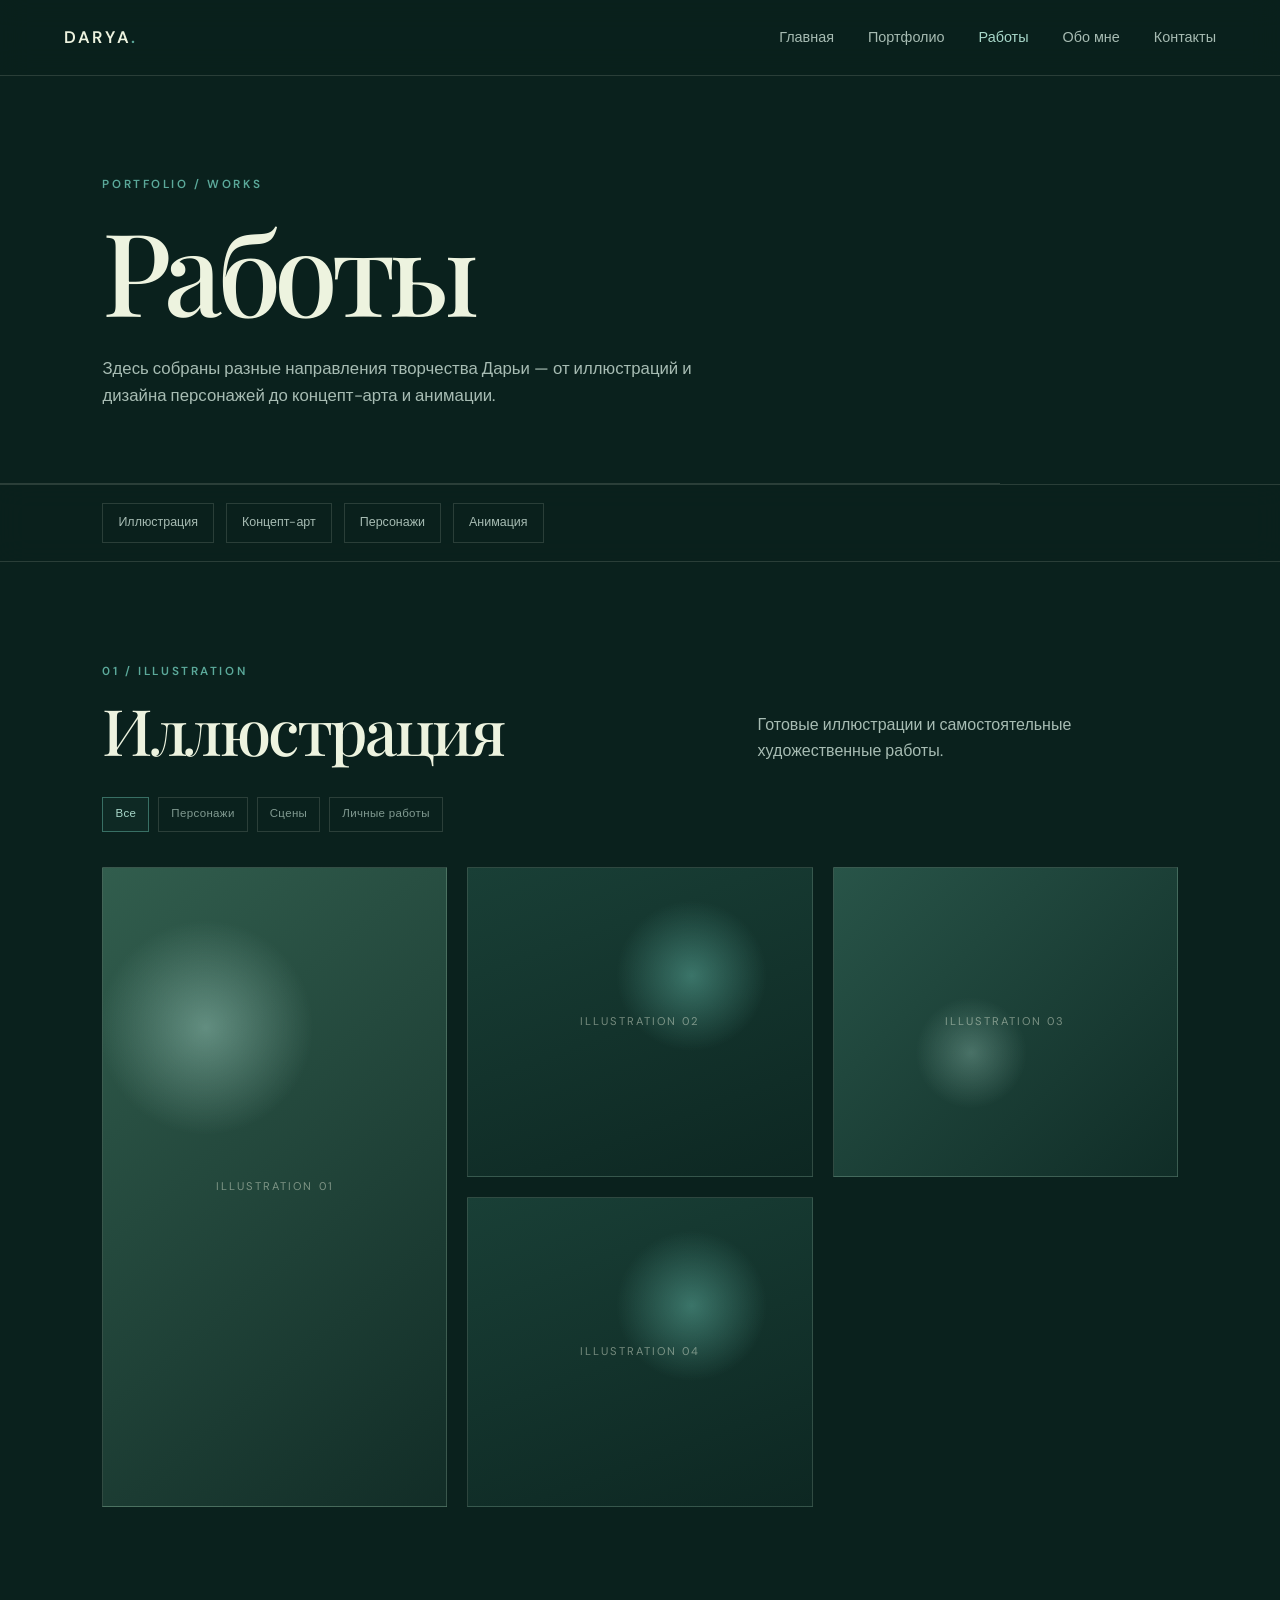
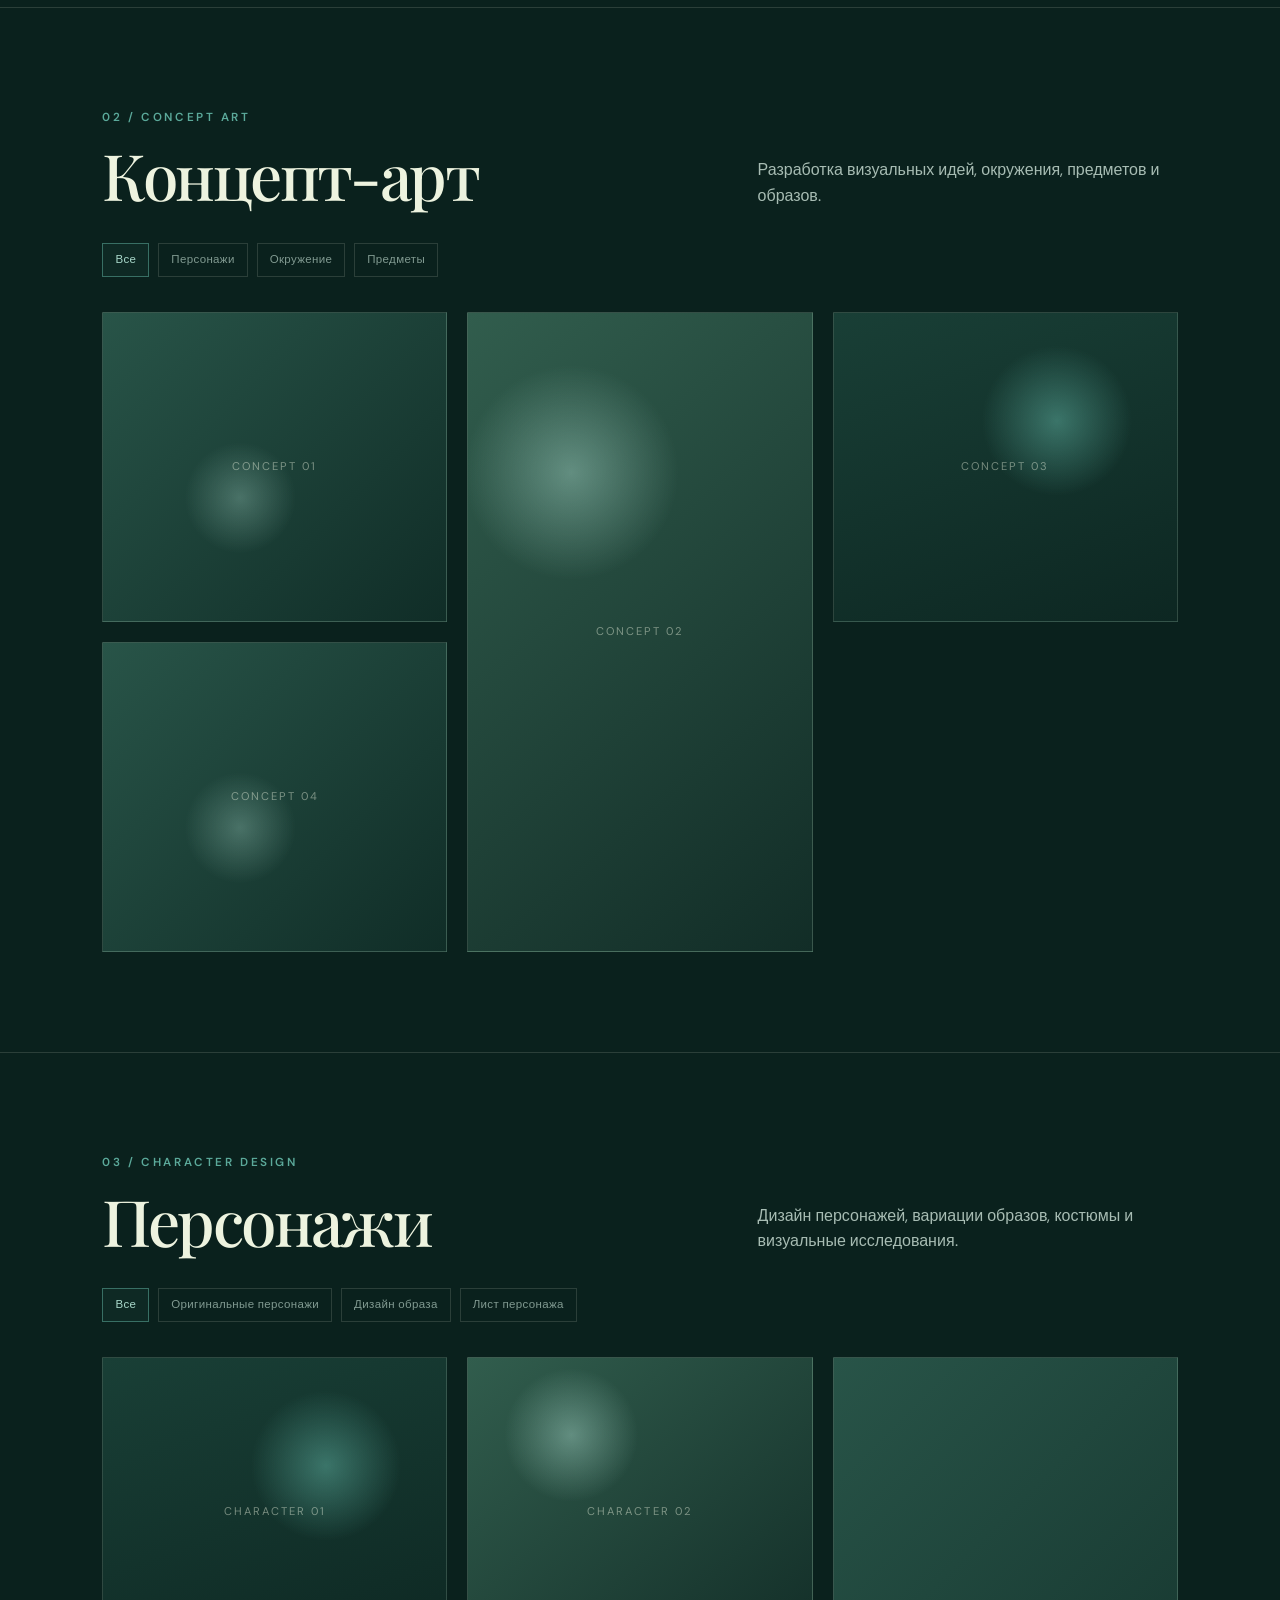
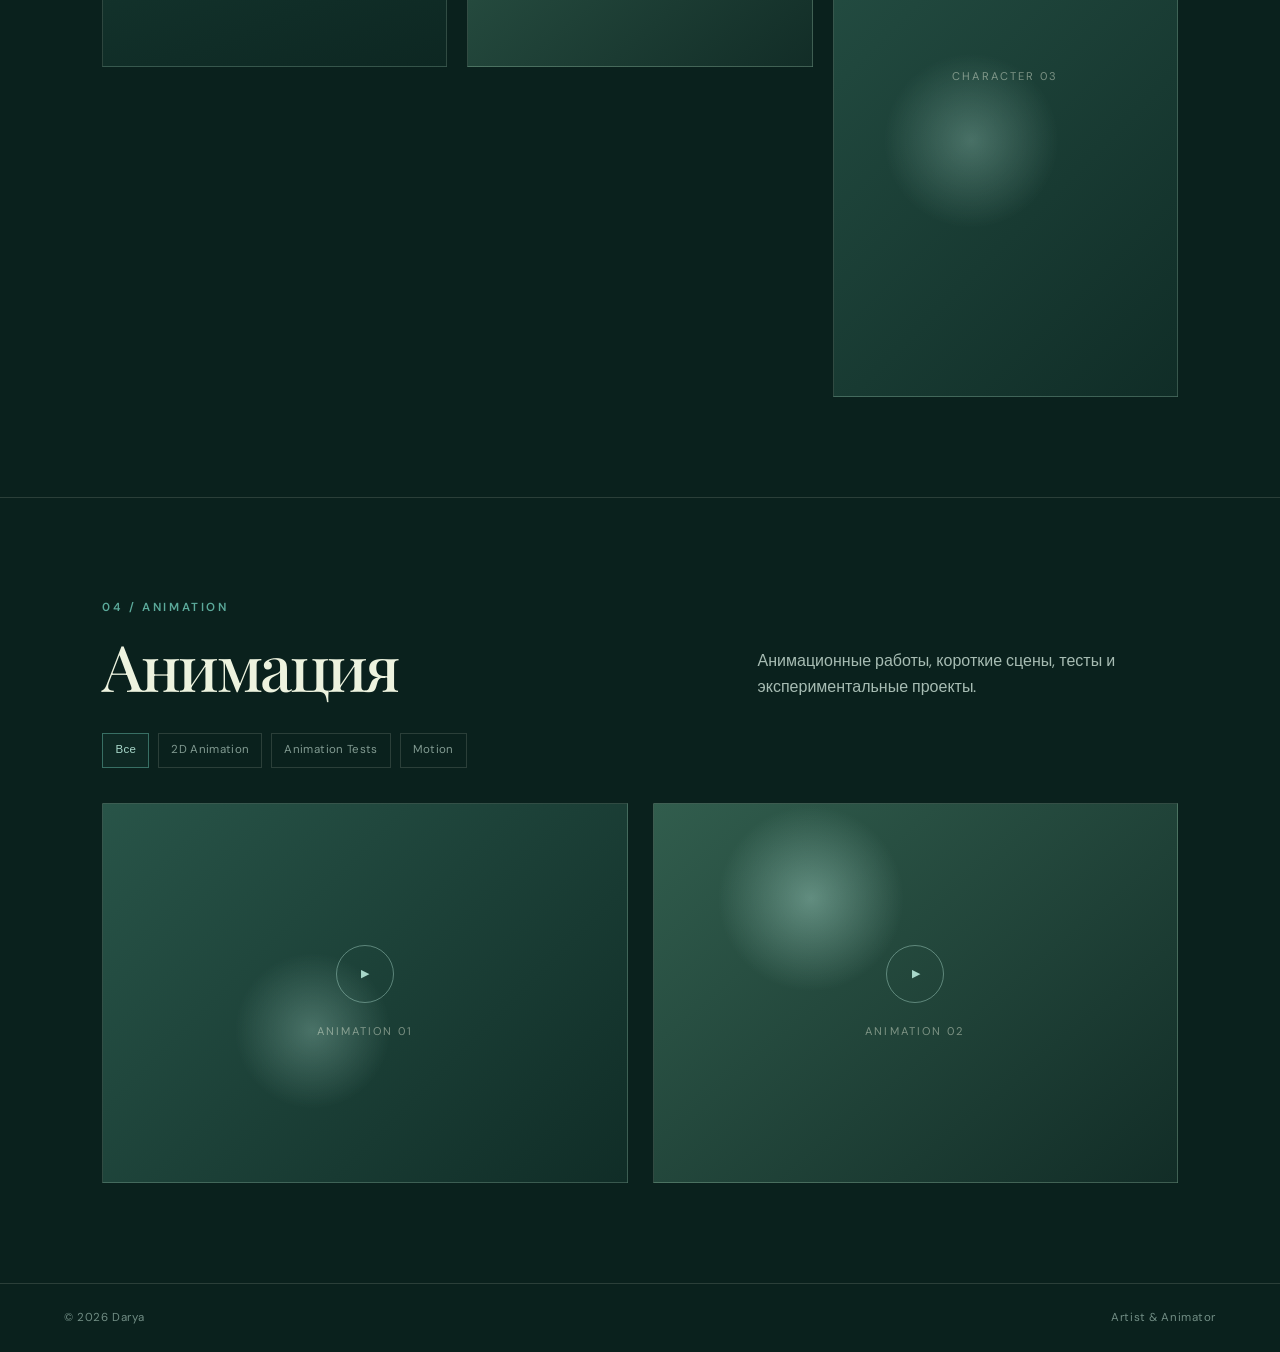
<file: works.html>
<!DOCTYPE html>
<html lang="ru">
<head>
    <meta charset="UTF-8">
    <meta name="viewport" content="width=device-width, initial-scale=1.0">
    <meta name="description" content="Работы Дарьи — иллюстрация, концепт-арт, дизайн персонажей и анимация.">
    <title>Работы — Дарья</title>
    <link rel="stylesheet" href="css/style.css">
</head>
<body>

<header class="site-header">
    <a class="logo" href="index.html">DARYA<span>.</span></a>

    <button class="menu-toggle" aria-label="Открыть меню" aria-expanded="false">
        <span></span><span></span><span></span>
    </button>

    <nav class="navigation">
        <a href="index.html">Главная</a>
        <a href="portfolio.html">Портфолио</a>
        <a class="active" href="works.html">Работы</a>
        <a href="index.html#about">Обо мне</a>
        <a href="index.html#contact">Контакты</a>
    </nav>
</header>

<main>
    <section class="page-intro">
        <p class="eyebrow">PORTFOLIO / WORKS</p>
        <h1>Работы</h1>
        <p>
            Здесь собраны разные направления творчества Дарьи — от иллюстраций
            и дизайна персонажей до концепт-арта и анимации.
        </p>
    </section>

    <nav class="work-menu" aria-label="Разделы портфолио">
        <a href="#illustration">Иллюстрация</a>
        <a href="#concepts">Концепт-арт</a>
        <a href="#character-design">Персонажи</a>
        <a href="#animation">Анимация</a>
    </nav>

    <section class="portfolio-section" id="illustration">
        <div class="portfolio-heading">
            <div>
                <p class="eyebrow">01 / ILLUSTRATION</p>
                <h2>Иллюстрация</h2>
            </div>
            <p>Готовые иллюстрации и самостоятельные художественные работы.</p>
        </div>

        <div class="subcategory-row">
            <span class="subcategory active">Все</span>
            <span class="subcategory">Персонажи</span>
            <span class="subcategory">Сцены</span>
            <span class="subcategory">Личные работы</span>
        </div>

        <div class="portfolio-grid">
            <article class="portfolio-card card-tall placeholder-one"><span>ILLUSTRATION 01</span></article>
            <article class="portfolio-card placeholder-two"><span>ILLUSTRATION 02</span></article>
            <article class="portfolio-card placeholder-three"><span>ILLUSTRATION 03</span></article>
            <article class="portfolio-card placeholder-two"><span>ILLUSTRATION 04</span></article>
        </div>
    </section>

    <section class="portfolio-section" id="concepts">
        <div class="portfolio-heading">
            <div>
                <p class="eyebrow">02 / CONCEPT ART</p>
                <h2>Концепт-арт</h2>
            </div>
            <p>Разработка визуальных идей, окружения, предметов и образов.</p>
        </div>

        <div class="subcategory-row">
            <span class="subcategory active">Все</span>
            <span class="subcategory">Персонажи</span>
            <span class="subcategory">Окружение</span>
            <span class="subcategory">Предметы</span>
        </div>

        <div class="portfolio-grid">
            <article class="portfolio-card placeholder-three"><span>CONCEPT 01</span></article>
            <article class="portfolio-card card-tall placeholder-one"><span>CONCEPT 02</span></article>
            <article class="portfolio-card placeholder-two"><span>CONCEPT 03</span></article>
            <article class="portfolio-card placeholder-three"><span>CONCEPT 04</span></article>
        </div>
    </section>

    <section class="portfolio-section" id="character-design">
        <div class="portfolio-heading">
            <div>
                <p class="eyebrow">03 / CHARACTER DESIGN</p>
                <h2>Персонажи</h2>
            </div>
            <p>Дизайн персонажей, вариации образов, костюмы и визуальные исследования.</p>
        </div>

        <div class="subcategory-row">
            <span class="subcategory active">Все</span>
            <span class="subcategory">Оригинальные персонажи</span>
            <span class="subcategory">Дизайн образа</span>
            <span class="subcategory">Лист персонажа</span>
        </div>

        <div class="portfolio-grid">
            <article class="portfolio-card placeholder-two"><span>CHARACTER 01</span></article>
            <article class="portfolio-card placeholder-one"><span>CHARACTER 02</span></article>
            <article class="portfolio-card card-tall placeholder-three"><span>CHARACTER 03</span></article>
        </div>
    </section>

    <section class="portfolio-section" id="animation">
        <div class="portfolio-heading">
            <div>
                <p class="eyebrow">04 / ANIMATION</p>
                <h2>Анимация</h2>
            </div>
            <p>Анимационные работы, короткие сцены, тесты и экспериментальные проекты.</p>
        </div>

        <div class="subcategory-row">
            <span class="subcategory active">Все</span>
            <span class="subcategory">2D Animation</span>
            <span class="subcategory">Animation Tests</span>
            <span class="subcategory">Motion</span>
        </div>

        <div class="animation-grid">
            <article class="animation-card placeholder-three">
                <div class="play">▶</div>
                <span>ANIMATION 01</span>
            </article>
            <article class="animation-card placeholder-one">
                <div class="play">▶</div>
                <span>ANIMATION 02</span>
            </article>
        </div>
    </section>
</main>

<footer class="site-footer">
    <span>© <span id="year"></span> Darya</span>
    <span>Artist & Animator</span>
</footer>

<script src="js/script.js"></script>
</body>
</html>
</file>
<file: css/style.css>
@import url('https://fonts.googleapis.com/css2?family=DM+Sans:wght@400;500;600&family=Playfair+Display:wght@500;600&display=swap');

:root {
    --forest: #102f29;
    --forest-dark: #0a211d;
    --moss: #416f5d;
    --teal: #5ba99a;
    --mint: #a8d8ca;
    --cream: #edf3df;
    --white: #f5f7ef;
    --muted: #a7bcb3;
    --line: rgba(237, 243, 223, 0.14);
}

* {
    box-sizing: border-box;
}

html {
    scroll-behavior: smooth;
}

body {
    margin: 0;
    background: var(--forest-dark);
    color: var(--cream);
    font-family: "DM Sans", sans-serif;
    line-height: 1.6;
}

a {
    color: inherit;
    text-decoration: none;
}

.site-header {
    position: fixed;
    z-index: 100;
    top: 0;
    left: 0;
    width: 100%;
    padding: 24px 5vw;
    display: flex;
    align-items: center;
    justify-content: space-between;
    background: rgba(10, 33, 29, 0.72);
    backdrop-filter: blur(14px);
    border-bottom: 1px solid var(--line);
}

.logo {
    font-weight: 600;
    letter-spacing: 0.16em;
    font-size: 1.05rem;
}

.logo span {
    color: var(--teal);
}

.navigation {
    display: flex;
    gap: 34px;
}

.navigation a {
    color: var(--muted);
    font-size: 0.9rem;
    transition: color 0.25s ease;
}

.navigation a:hover {
    color: var(--mint);
}

.menu-toggle {
    display: none;
    border: 0;
    background: transparent;
    cursor: pointer;
}

.menu-toggle span {
    display: block;
    width: 25px;
    height: 2px;
    margin: 5px 0;
    background: var(--cream);
}

.hero {
    min-height: 100vh;
    padding: 150px 8vw 90px;
    display: grid;
    grid-template-columns: 0.9fr 1.1fr;
    gap: 7vw;
    align-items: center;
    position: relative;
    overflow: hidden;
}

.hero::before {
    content: "";
    position: absolute;
    width: 550px;
    height: 550px;
    right: -180px;
    top: 80px;
    border-radius: 50%;
    background: rgba(91, 169, 154, 0.08);
    filter: blur(5px);
}

.hero-content {
    position: relative;
    z-index: 1;
}

.eyebrow {
    margin: 0 0 15px;
    color: var(--teal);
    font-size: 0.73rem;
    font-weight: 600;
    letter-spacing: 0.22em;
}

h1,
h2,
h3 {
    margin-top: 0;
    line-height: 1.05;
}

h1,
h2 {
    font-family: "Playfair Display", serif;
    font-weight: 500;
}

h1 {
    margin-bottom: 25px;
    font-size: clamp(5rem, 12vw, 10rem);
    letter-spacing: -0.06em;
}

.hero-text {
    max-width: 480px;
    margin: 0 0 35px;
    color: var(--muted);
    font-size: 1.05rem;
}

.button {
    display: inline-flex;
    gap: 18px;
    align-items: center;
    padding: 14px 21px;
    border: 1px solid var(--teal);
    color: var(--cream);
    font-size: 0.85rem;
    transition: background 0.25s ease, color 0.25s ease, transform 0.25s ease;
}

.button:hover {
    background: var(--teal);
    color: var(--forest-dark);
    transform: translateY(-2px);
}

.hero-art {
    position: relative;
    z-index: 1;
}

.art-placeholder {
    aspect-ratio: 4 / 5;
    display: grid;
    place-items: center;
    background:
        radial-gradient(circle at 70% 25%, rgba(168, 216, 202, 0.35), transparent 22%),
        radial-gradient(circle at 30% 70%, rgba(65, 111, 93, 0.75), transparent 38%),
        linear-gradient(145deg, #244f43, #17372f 60%, #0d2924);
    border: 1px solid rgba(168, 216, 202, 0.22);
    box-shadow: 25px 25px 0 rgba(65, 111, 93, 0.12);
    color: rgba(237, 243, 223, 0.55);
    letter-spacing: 0.2em;
    text-align: center;
}

.section {
    padding: 120px 8vw;
    border-top: 1px solid var(--line);
}

.section-heading {
    display: flex;
    justify-content: space-between;
    gap: 50px;
    align-items: end;
    margin-bottom: 55px;
}

h2 {
    margin-bottom: 0;
    font-size: clamp(2.8rem, 5vw, 5rem);
    letter-spacing: -0.04em;
}

.section-description {
    max-width: 380px;
    margin: 0;
    color: var(--muted);
}

.work-grid {
    display: grid;
    grid-template-columns: 1.35fr 1fr;
    gap: 35px;
}

.work-card:first-child {
    grid-row: span 2;
}

.work-card {
    display: block;
}

.work-image {
    min-height: 350px;
    display: grid;
    place-items: center;
    overflow: hidden;
    border: 1px solid var(--line);
    color: rgba(237, 243, 223, 0.45);
    letter-spacing: 0.18em;
    font-size: 0.75rem;
    transition: transform 0.35s ease, filter 0.35s ease;
}

.work-large .work-image {
    min-height: 735px;
}

.work-card:hover .work-image {
    transform: translateY(-5px);
    filter: brightness(1.1);
}

.placeholder-one {
    background:
        radial-gradient(circle at 30% 25%, rgba(168,216,202,.45), transparent 20%),
        linear-gradient(140deg, #315d4d, #122d27);
}

.placeholder-two {
    background:
        radial-gradient(circle at 65% 35%, rgba(91,169,154,.55), transparent 25%),
        linear-gradient(160deg, #193f36, #0d2722);
}

.placeholder-three {
    background:
        radial-gradient(circle at 40% 60%, rgba(168,216,202,.32), transparent 20%),
        linear-gradient(135deg, #285448, #102d27);
}

.work-info {
    padding: 17px 0 5px;
    display: flex;
    align-items: baseline;
    gap: 18px;
}

.work-info span {
    color: var(--teal);
    font-size: 0.72rem;
}

.work-info h3 {
    margin: 0;
    font-family: "Playfair Display", serif;
    font-size: 1.6rem;
    font-weight: 500;
}

.about {
    display: grid;
    grid-template-columns: 0.8fr 1.2fr;
    gap: 9vw;
    align-items: center;
}

.about-image {
    aspect-ratio: 4 / 5;
}

.about-placeholder {
    width: 100%;
    height: 100%;
    display: grid;
    place-items: center;
    background: linear-gradient(150deg, #416f5d, #183c32);
    border: 1px solid var(--line);
    color: rgba(237,243,223,.4);
    letter-spacing: .2em;
    font-size: .75rem;
}

.about-content > p:not(.eyebrow) {
    max-width: 650px;
    color: var(--muted);
    font-size: 1.05rem;
}

.skills {
    display: flex;
    flex-wrap: wrap;
    gap: 10px;
    margin-top: 35px;
}

.skills span {
    padding: 8px 13px;
    border: 1px solid var(--line);
    color: var(--mint);
    font-size: .78rem;
}

.contact {
    padding: 120px 8vw;
    display: flex;
    justify-content: space-between;
    align-items: end;
    gap: 50px;
    background: #0d2924;
    border-top: 1px solid var(--line);
}

.contact-links {
    min-width: 230px;
    display: flex;
    flex-direction: column;
    gap: 13px;
}

.contact-links a {
    padding-bottom: 12px;
    border-bottom: 1px solid var(--line);
    color: var(--mint);
    transition: color .2s ease, padding-left .2s ease;
}

.contact-links a:hover {
    color: var(--white);
    padding-left: 7px;
}

.site-footer {
    padding: 25px 5vw;
    display: flex;
    justify-content: space-between;
    color: #718d84;
    font-size: .72rem;
    letter-spacing: .05em;
}

@media (max-width: 800px) {
    .site-header {
        padding: 20px 6vw;
    }

    .menu-toggle {
        display: block;
        z-index: 2;
    }

    .navigation {
        position: absolute;
        top: 0;
        right: 0;
        width: 100%;
        padding: 85px 6vw 30px;
        display: none;
        flex-direction: column;
        gap: 20px;
        background: rgba(10,33,29,.97);
        border-bottom: 1px solid var(--line);
    }

    .navigation.open {
        display: flex;
    }

    .hero {
        padding: 130px 6vw 70px;
        grid-template-columns: 1fr;
    }

    .hero-art {
        order: -1;
    }

    .hero-content {
        text-align: left;
    }

    h1 {
        font-size: clamp(4.5rem, 22vw, 7rem);
    }

    .section {
        padding: 80px 6vw;
    }

    .section-heading,
    .contact {
        display: block;
    }

    .section-description {
        margin-top: 25px;
    }

    .work-grid {
        grid-template-columns: 1fr;
    }

    .work-card:first-child {
        grid-row: auto;
    }

    .work-image,
    .work-large .work-image {
        min-height: 420px;
    }

    .about {
        grid-template-columns: 1fr;
        gap: 45px;
    }

    .contact-links {
        margin-top: 45px;
    }
}

/* ===== WORKS PAGE ===== */
.page-intro {
    padding: 180px 8vw 80px;
    max-width: 1000px;
}

.page-intro h1 {
    margin-bottom: 25px;
}

.page-intro > p:last-child {
    max-width: 650px;
    margin: 0;
    color: var(--muted);
    font-size: 1.05rem;
}

.navigation a.active {
    color: var(--mint);
}

.work-menu {
    position: sticky;
    top: 77px;
    z-index: 50;
    padding: 18px 8vw;
    display: flex;
    flex-wrap: wrap;
    gap: 12px;
    background: rgba(10, 33, 29, 0.9);
    backdrop-filter: blur(14px);
    border-top: 1px solid var(--line);
    border-bottom: 1px solid var(--line);
}

.work-menu a {
    padding: 9px 15px;
    border: 1px solid var(--line);
    color: var(--muted);
    font-size: .78rem;
    transition: .25s ease;
}

.work-menu a:hover {
    border-color: var(--teal);
    color: var(--mint);
}

.portfolio-section {
    padding: 100px 8vw;
    border-bottom: 1px solid var(--line);
    scroll-margin-top: 125px;
}

.portfolio-heading {
    display: flex;
    justify-content: space-between;
    align-items: end;
    gap: 50px;
    margin-bottom: 30px;
}

.portfolio-heading h2 {
    margin: 0;
}

.portfolio-heading > p {
    max-width: 400px;
    margin: 0;
    color: var(--muted);
}

.subcategory-row {
    display: flex;
    flex-wrap: wrap;
    gap: 9px;
    margin-bottom: 35px;
}

.subcategory {
    padding: 7px 12px;
    border: 1px solid var(--line);
    color: #819a91;
    font-size: .72rem;
    letter-spacing: .03em;
}

.subcategory.active {
    border-color: rgba(91, 169, 154, .55);
    color: var(--mint);
    background: rgba(91, 169, 154, .06);
}

.portfolio-grid {
    display: grid;
    grid-template-columns: repeat(3, 1fr);
    grid-auto-rows: 310px;
    gap: 20px;
}

.portfolio-card {
    min-height: 0;
    display: grid;
    place-items: center;
    border: 1px solid var(--line);
    color: rgba(237, 243, 223, .45);
    letter-spacing: .18em;
    font-size: .7rem;
    overflow: hidden;
    transition: transform .35s ease, filter .35s ease;
}

.portfolio-card:hover,
.animation-card:hover {
    transform: translateY(-5px);
    filter: brightness(1.1);
}

.portfolio-card.card-tall {
    grid-row: span 2;
}

.animation-grid {
    display: grid;
    grid-template-columns: repeat(2, 1fr);
    gap: 25px;
}

.animation-card {
    min-height: 380px;
    display: flex;
    flex-direction: column;
    justify-content: center;
    align-items: center;
    gap: 20px;
    border: 1px solid var(--line);
    color: rgba(237, 243, 223, .45);
    letter-spacing: .18em;
    font-size: .7rem;
    transition: transform .35s ease, filter .35s ease;
}

.play {
    width: 58px;
    height: 58px;
    display: grid;
    place-items: center;
    border: 1px solid rgba(168, 216, 202, .45);
    border-radius: 50%;
    color: var(--mint);
    padding-left: 3px;
}

@media (max-width: 800px) {
    .page-intro {
        padding: 145px 6vw 65px;
    }

    .work-menu {
        top: 67px;
        padding: 13px 6vw;
        overflow-x: auto;
        flex-wrap: nowrap;
    }

    .work-menu a {
        white-space: nowrap;
    }

    .portfolio-section {
        padding: 75px 6vw;
    }

    .portfolio-heading {
        display: block;
    }

    .portfolio-heading > p {
        margin-top: 20px;
    }

    .portfolio-grid,
    .animation-grid {
        grid-template-columns: 1fr;
        grid-auto-rows: 360px;
    }

    .portfolio-card.card-tall {
        grid-row: auto;
    }

    .animation-card {
        min-height: 300px;
    }
}

/* ================================
   PORTFOLIO PAGE
   ================================ */

.page-intro {
    padding: 175px 8vw 75px;
    border-bottom: 1px solid var(--line);
}

.page-intro h1 {
    margin-bottom: 25px;
    font-size: clamp(4rem, 9vw, 8rem);
}

.page-intro > p:last-child {
    max-width: 650px;
    margin: 0;
    color: var(--muted);
    font-size: 1.05rem;
}

.portfolio-anchor {
    position: sticky;
    top: 78px;
    z-index: 50;
    display: flex;
    gap: 10px;
    overflow-x: auto;
    padding: 14px 8vw;
    background: rgba(10, 33, 29, 0.88);
    backdrop-filter: blur(14px);
    border-bottom: 1px solid var(--line);
    scrollbar-width: none;
}

.portfolio-anchor::-webkit-scrollbar {
    display: none;
}

.portfolio-anchor a {
    flex: 0 0 auto;
    padding: 9px 14px;
    border: 1px solid var(--line);
    color: var(--muted);
    font-size: 0.78rem;
    letter-spacing: 0.04em;
    transition: border-color .25s ease, color .25s ease, background .25s ease;
}

.portfolio-anchor a:hover {
    color: var(--cream);
    border-color: var(--teal);
    background: rgba(91, 169, 154, .08);
}

.portfolio-showcase {
    padding: 105px 8vw;
    border-bottom: 1px solid var(--line);
    scroll-margin-top: 135px;
}

.portfolio-showcase:last-of-type {
    border-bottom: 0;
}

.portfolio-heading {
    display: flex;
    align-items: end;
    justify-content: space-between;
    gap: 60px;
    margin-bottom: 45px;
}

.portfolio-heading h2 {
    margin-bottom: 0;
}

.portfolio-heading > p {
    max-width: 420px;
    margin: 0;
    color: var(--muted);
}

.character-grid {
    display: grid;
    grid-template-columns: repeat(3, 1fr);
    gap: 28px;
    align-items: end;
}

.illustration-grid {
    display: grid;
    grid-template-columns: 1.35fr 1fr;
    gap: 28px;
}

.featured-art {
    grid-row: span 2;
}

.reference-grid,
.animation-showcase-grid {
    display: grid;
    grid-template-columns: repeat(2, minmax(0, 1fr));
    gap: 28px;
}

.art-card {
    min-width: 0;
    margin: 0;
}

.art-frame,
.gif-frame {
    position: relative;
    min-height: 360px;
    overflow: hidden;
    border: 1px solid var(--line);
    background: #183c34;
}

.featured-art .art-frame {
    min-height: 745px;
}

.transparent-card .art-frame {
    min-height: 500px;
}

.reference-frame {
    min-height: 460px;
}

.gif-frame {
    min-height: 400px;
    display: grid;
    place-items: center;
}

.checkerboard {
    background-color: #d7e2dc;
    background-image:
        linear-gradient(45deg, rgba(16,47,41,.08) 25%, transparent 25%),
        linear-gradient(-45deg, rgba(16,47,41,.08) 25%, transparent 25%),
        linear-gradient(45deg, transparent 75%, rgba(16,47,41,.08) 75%),
        linear-gradient(-45deg, transparent 75%, rgba(16,47,41,.08) 75%);
    background-size: 28px 28px;
    background-position: 0 0, 0 14px, 14px -14px, -14px 0;
}

.art-frame img,
.gif-frame img {
    position: absolute;
    inset: 0;
    width: 100%;
    height: 100%;
    object-fit: contain;
    display: block;
    z-index: 2;
    transition: transform .45s ease;
}

.art-frame:not(.checkerboard) img,
.gif-frame img {
    object-fit: cover;
}

.art-card:hover .art-frame img,
.art-card:hover .gif-frame img {
    transform: scale(1.025);
}

.image-placeholder {
    position: absolute;
    inset: 0;
    z-index: 1;
    display: grid;
    place-items: center;
    color: rgba(237,243,223,.42);
    letter-spacing: .18em;
    font-size: .72rem;
    background:
        radial-gradient(circle at 70% 25%, rgba(168,216,202,.28), transparent 22%),
        radial-gradient(circle at 30% 70%, rgba(65,111,93,.65), transparent 38%),
        linear-gradient(145deg, #244f43, #17372f 60%, #0d2924);
}

.checkerboard .image-placeholder {
    background: transparent;
    color: rgba(16,47,41,.42);
}

.art-frame img[src] + .image-placeholder {
    /* The placeholder stays behind a real image. */
}

.gif-label {
    position: absolute;
    z-index: 3;
    right: 12px;
    bottom: 12px;
    padding: 6px 9px;
    background: rgba(10,33,29,.78);
    border: 1px solid var(--line);
    color: var(--mint);
    font-size: .67rem;
    letter-spacing: .13em;
}

.art-card figcaption {
    padding-top: 13px;
    color: var(--muted);
    font-size: .78rem;
    letter-spacing: .05em;
}

@media (max-width: 850px) {
    .navigation {
        position: absolute;
        top: 100%;
        right: 5vw;
        min-width: 210px;
        padding: 12px;
        display: none;
        flex-direction: column;
        gap: 0;
        background: rgba(10,33,29,.97);
        border: 1px solid var(--line);
    }

    .navigation.open {
        display: flex;
    }

    .navigation a {
        padding: 12px;
    }

    .menu-toggle {
        display: block;
    }

    .character-grid,
    .illustration-grid,
    .reference-grid,
    .animation-showcase-grid {
        grid-template-columns: 1fr;
    }

    .featured-art {
        grid-row: auto;
    }

    .featured-art .art-frame,
    .transparent-card .art-frame,
    .reference-frame,
    .gif-frame {
        min-height: 420px;
    }

    .portfolio-heading {
        align-items: start;
        flex-direction: column;
        gap: 18px;
    }
}

@media (max-width: 550px) {
    .page-intro {
        padding: 145px 6vw 55px;
    }

    .portfolio-showcase {
        padding: 75px 6vw;
    }

    .portfolio-anchor {
        padding-left: 6vw;
        padding-right: 6vw;
    }

    .featured-art .art-frame,
    .transparent-card .art-frame,
    .reference-frame,
    .gif-frame {
        min-height: 330px;
    }
}


/* ===== REAL PORTFOLIO + FOREST CANOPY ===== */
.portfolio-page { position: relative; isolation: isolate; }
.portfolio-page main, .portfolio-page .site-header, .portfolio-page .site-footer { position: relative; z-index: 2; }
.portfolio-intro { position: relative; }
.portfolio-intro h1 { max-width: 100%; }
.title-dot { color: var(--teal); }
.portfolio-stats { display:flex; gap:28px; flex-wrap:wrap; margin-top:34px; color:var(--mint); font-size:1.25rem; }
.portfolio-stats small { display:block; color:var(--muted); font-size:.7rem; letter-spacing:.08em; text-transform:uppercase; }
.real-gallery { align-items:start; }
.real-gallery .art-frame { min-height:300px; height:100%; background-color:#183c34; }
.real-gallery .art-card { min-width:0; }
.real-gallery .art-frame img { object-fit:contain; padding:10px; }
.real-gallery .illustration-card .art-frame img { object-fit:contain; }
.real-gallery .art-open { display:block; overflow:hidden; }
.real-gallery .art-open:focus-visible { outline:2px solid var(--mint); outline-offset:4px; }
.real-gallery .art-frame { transition: border-color .25s ease, background-color .25s ease; }
.real-gallery .art-card:hover .art-frame { border-color:rgba(168,216,202,.5); }
.real-gallery .art-frame .open-hint { position:absolute; z-index:4; right:12px; bottom:12px; padding:7px 10px; background:rgba(10,33,29,.84); color:var(--mint); border:1px solid var(--line); font-size:.7rem; opacity:0; transform:translateY(5px); transition:.25s ease; }
.real-gallery .art-card:hover .open-hint, .real-gallery .art-open:focus-visible .open-hint { opacity:1; transform:translateY(0); }
.real-gallery .art-card figcaption, .video-card figcaption { display:flex; gap:12px; align-items:baseline; }
.real-gallery .art-card figcaption span, .video-card figcaption > span { color:var(--teal); font-size:.72rem; }
.real-gallery .transparent-card .art-frame { min-height:360px; }
.real-gallery .checkerboard { background-color:#d7e2dc; background-image:linear-gradient(45deg,rgba(16,47,41,.08) 25%,transparent 25%),linear-gradient(-45deg,rgba(16,47,41,.08) 25%,transparent 25%),linear-gradient(45deg,transparent 75%,rgba(16,47,41,.08) 75%),linear-gradient(-45deg,transparent 75%,rgba(16,47,41,.08) 75%); background-size:28px 28px; background-position:0 0,0 14px,14px -14px,-14px 0; }
.real-gallery .checkerboard img { mix-blend-mode:normal; }
.illustration-grid.real-gallery { grid-template-columns:repeat(3,minmax(0,1fr)); }
.character-grid.real-gallery { grid-template-columns:repeat(3,minmax(0,1fr)); }
.video-frame { position:relative; background:#081b17; border:1px solid var(--line); overflow:hidden; }
.video-frame video { display:block; width:100%; aspect-ratio:16/9; object-fit:contain; background:#081b17; }
.video-card figcaption { padding-top:14px; }
.video-card figcaption small { display:block; margin-left:auto; color:var(--muted); font-size:.72rem; }
.materials-note { display:flex; gap:24px; align-items:flex-start; max-width:780px; padding:28px; border:1px solid var(--line); background:linear-gradient(135deg,rgba(65,111,93,.18),rgba(16,47,41,.08)); }
.materials-mark { color:var(--mint); font-size:2.5rem; line-height:1; }
.materials-note h3 { margin:0 0 10px; font-family:'Playfair Display',serif; font-size:1.7rem; font-weight:500; }
.materials-note p { margin:0; color:var(--muted); }
/* Stylized leaves: abstract silhouettes, intentionally not detailed botanical art. */
.foliage-cluster { position:fixed; z-index:4; width:190px; height:190px; pointer-events:auto; opacity:.88; filter:drop-shadow(0 8px 16px rgba(0,0,0,.14)); }
.foliage-cluster i { position:absolute; display:block; width:68px; height:30px; border-radius:100% 0 100% 0; background:linear-gradient(135deg,#477a63,#1b4a3c 70%); border:1px solid rgba(168,216,202,.16); transform-origin:10% 90%; transition:transform .55s cubic-bezier(.2,.75,.2,1), background .35s ease; }
.foliage-cluster i::after { content:""; position:absolute; left:10%; top:50%; width:80%; height:1px; background:rgba(168,216,202,.25); transform:rotate(-12deg); }
.foliage-top-left { top:65px; left:-48px; transform:rotate(18deg); }
.foliage-top-right { top:68px; right:-48px; transform:scaleX(-1) rotate(18deg); }
.foliage-bottom-left { bottom:-55px; left:-50px; transform:rotate(-25deg); }
.foliage-bottom-right { bottom:-55px; right:-50px; transform:scaleX(-1) rotate(-25deg); }
.foliage-cluster i:nth-child(1) { left:8px; top:18px; transform:rotate(22deg); }
.foliage-cluster i:nth-child(2) { left:48px; top:42px; transform:rotate(65deg) scale(.9); background:linear-gradient(135deg,#5ba99a,#285b49); }
.foliage-cluster i:nth-child(3) { left:5px; top:75px; transform:rotate(-18deg) scale(1.05); }
.foliage-cluster i:nth-child(4) { left:68px; top:88px; transform:rotate(38deg) scale(.82); background:linear-gradient(135deg,#416f5d,#153d32); }
.foliage-cluster i:nth-child(5) { left:25px; top:125px; transform:rotate(42deg) scale(.78); }
.foliage-cluster i:nth-child(6) { left:100px; top:25px; transform:rotate(95deg) scale(.7); background:linear-gradient(135deg,#5ba99a,#285b49); }
.foliage-cluster:hover i:nth-child(1) { transform:rotate(-8deg) translate(-9px,-4px); }
.foliage-cluster:hover i:nth-child(2) { transform:rotate(92deg) translate(8px,-8px) scale(.95); }
.foliage-cluster:hover i:nth-child(3) { transform:rotate(-38deg) translate(-11px,5px) scale(1.05); }
.foliage-cluster:hover i:nth-child(4) { transform:rotate(65deg) translate(12px,-4px) scale(.82); }
.foliage-cluster:hover i:nth-child(5) { transform:rotate(18deg) translate(-7px,7px) scale(.78); }
.foliage-cluster:hover i:nth-child(6) { transform:rotate(120deg) translate(10px,-8px) scale(.7); }
@media (prefers-reduced-motion: reduce) { .foliage-cluster i, .real-gallery .art-frame .open-hint { transition:none; } html { scroll-behavior:auto; } }
@media (max-width:850px) {
 .foliage-cluster { transform:scale(.7); opacity:.6; }
 .foliage-top-left { left:-80px; } .foliage-top-right { right:-80px; }
 .illustration-grid.real-gallery, .character-grid.real-gallery { grid-template-columns:repeat(2,minmax(0,1fr)); }
 .real-gallery .art-frame, .real-gallery .transparent-card .art-frame { min-height:280px; }
 .video-card figcaption { flex-wrap:wrap; }
 .video-card figcaption small { width:100%; margin-left:26px; }
}
@media (max-width:550px) {
 .illustration-grid.real-gallery, .character-grid.real-gallery { grid-template-columns:1fr; }
 .real-gallery .art-frame, .real-gallery .transparent-card .art-frame { min-height:360px; }
 .materials-note { padding:20px; }
 .portfolio-stats { gap:18px; }
 .foliage-cluster { transform:scale(.52); opacity:.5; }
}


/* ===== DEEP FOREST UPDATE ===== */
.forest-home, .portfolio-page { isolation:isolate; }
.forest-home main, .forest-home .site-header, .forest-home .site-footer,
.portfolio-page main, .portfolio-page .site-header, .portfolio-page .site-footer { position:relative; z-index:2; }
/* Gallery cards: fine mossy frame, tight microblog-style layout. */
.illustration-grid.real-gallery, .character-grid.real-gallery { gap:14px; grid-auto-flow:row dense; }
.real-gallery .art-card { padding:8px; border:1px solid rgba(143,211,199,.25); background:linear-gradient(145deg,rgba(27,74,60,.45),rgba(9,32,27,.72)); box-shadow:0 10px 26px rgba(0,0,0,.12); transition:transform .3s ease,border-color .3s ease,background .3s ease; }
.real-gallery .art-card:hover { transform:translateY(-3px); border-color:rgba(143,211,199,.65); background:rgba(30,76,62,.65); }
.real-gallery .art-frame { min-height:0; height:clamp(210px,24vw,350px); border:1px solid rgba(143,211,199,.22); background:rgba(15,43,36,.18); }
.real-gallery .transparent-card .art-frame, .real-gallery .transparent-art-frame { background:transparent !important; background-image:none !important; }
.real-gallery .transparent-card .art-frame img { object-fit:contain; padding:0; }
.real-gallery .art-frame img { padding:0; }
.illustration-grid.real-gallery { grid-template-columns:repeat(3,minmax(0,1fr)); }
.character-grid.real-gallery { grid-template-columns:repeat(4,minmax(0,1fr)); }
.real-gallery .art-card figcaption { padding:10px 3px 3px; font-size:.73rem; }

/* Denser canopy at the edges; foliage reacts like branches being gently parted. */
.foliage-cluster { width:230px; height:230px; opacity:.94; cursor:default; z-index:5; }
.foliage-cluster i { width:78px; height:34px; box-shadow:inset 0 1px rgba(211,239,219,.1),0 5px 12px rgba(0,0,0,.12); animation:leaf-drift 7s ease-in-out infinite; }
.foliage-cluster i:nth-child(2n) { animation-delay:-2.2s; }
.foliage-cluster i:nth-child(3n) { animation-delay:-4.4s; }
.foliage-cluster i:nth-child(7) { left:110px; top:65px; transform:rotate(120deg) scale(.78); background:linear-gradient(135deg,#376e55,#173c31); }
.foliage-cluster i:nth-child(8) { left:85px; top:135px; transform:rotate(15deg) scale(.9); background:linear-gradient(135deg,#5ba99a,#285b49); }
.foliage-cluster i:nth-child(9) { left:140px; top:105px; transform:rotate(68deg) scale(.68); }
.foliage-cluster i:nth-child(10) { left:125px; top:5px; transform:rotate(45deg) scale(.72); background:linear-gradient(135deg,#477a63,#1b4a3c); }
.foliage-mid-left { top:42%; left:-105px; transform:rotate(-12deg) scale(.78); }
.foliage-mid-right { top:47%; right:-105px; transform:scaleX(-1) rotate(-12deg) scale(.78); }
.foliage-cluster:hover i { animation-play-state:paused; }
.foliage-cluster:hover i:nth-child(1) { transform:rotate(-18deg) translate(-18px,-8px); }
.foliage-cluster:hover i:nth-child(2) { transform:rotate(105deg) translate(16px,-12px) scale(.95); }
.foliage-cluster:hover i:nth-child(3) { transform:rotate(-48deg) translate(-18px,9px) scale(1.05); }
.foliage-cluster:hover i:nth-child(4) { transform:rotate(78deg) translate(17px,-7px) scale(.82); }
.foliage-cluster:hover i:nth-child(5) { transform:rotate(10deg) translate(-13px,12px) scale(.78); }
.foliage-cluster:hover i:nth-child(6) { transform:rotate(132deg) translate(15px,-13px) scale(.7); }
.foliage-cluster:hover i:nth-child(7) { transform:rotate(145deg) translate(13px,8px) scale(.78); }
.foliage-cluster:hover i:nth-child(8) { transform:rotate(-4deg) translate(-12px,13px) scale(.9); }
.foliage-cluster:hover i:nth-child(9) { transform:rotate(88deg) translate(17px,-5px) scale(.68); }
.foliage-cluster:hover i:nth-child(10) { transform:rotate(25deg) translate(-8px,-13px) scale(.72); }
@keyframes leaf-drift { 0%,100% { margin-top:0; } 50% { margin-top:4px; } }

/* Tiny fireflies drifting through the undergrowth. */
.firefly-layer { position:fixed; inset:0; overflow:hidden; pointer-events:none; z-index:1; }
.firefly { position:absolute; width:4px; height:4px; border-radius:50%; background:#d8ffad; box-shadow:0 0 5px 2px rgba(190,255,151,.42),0 0 15px 5px rgba(125,222,151,.17); opacity:0; animation:firefly-float var(--duration,12s) ease-in-out var(--delay,0s) infinite; }
@keyframes firefly-float { 0% { opacity:0; transform:translate3d(0,20px,0) scale(.65); } 15% { opacity:.8; } 45% { opacity:.35; transform:translate3d(35px,-65px,0) scale(1); } 70% { opacity:.9; transform:translate3d(-18px,-115px,0) scale(.8); } 100% { opacity:0; transform:translate3d(18px,-175px,0) scale(.5); } }
@media (max-width:1000px) { .character-grid.real-gallery { grid-template-columns:repeat(3,minmax(0,1fr)); } }
@media (max-width:850px) { .foliage-mid-left { left:-145px; } .foliage-mid-right { right:-145px; } .illustration-grid.real-gallery,.character-grid.real-gallery { grid-template-columns:repeat(2,minmax(0,1fr)); } }
@media (max-width:550px) { .foliage-cluster { transform:scale(.48); opacity:.62; } .foliage-mid-left,.foliage-mid-right { display:none; } .illustration-grid.real-gallery,.character-grid.real-gallery { grid-template-columns:repeat(2,minmax(0,1fr)); gap:9px; } .real-gallery .art-card { padding:5px; } .real-gallery .art-frame { height:clamp(170px,55vw,250px); } .real-gallery .art-card figcaption { font-size:.66rem; } }
@media (prefers-reduced-motion: reduce) { .foliage-cluster i,.firefly { animation:none !important; transition:none !important; } }

/* V5 — a denser, more varied forest canopy */
.foliage-cluster {
  width: 310px;
  height: 320px;
  opacity: .98;
  filter: drop-shadow(0 9px 18px rgba(0,0,0,.22));
}
.foliage-cluster i {
  width: 92px;
  height: 38px;
  border-radius: 100% 0 100% 0;
  background: linear-gradient(135deg, #659b70 0%, #31664b 48%, #153b30 100%);
  border-color: rgba(174, 223, 192, .22);
  animation: leaf-breathe 8s ease-in-out infinite;
}
.foliage-cluster i:nth-child(2n) { animation-delay: -2.6s; }
.foliage-cluster i:nth-child(3n) { animation-delay: -4.1s; }
.foliage-cluster i:nth-child(4n) { border-radius: 90% 8% 90% 8%; }
.foliage-cluster i:nth-child(5n) { border-radius: 55% 0 75% 0; height: 48px; }
.foliage-cluster i:nth-child(3n)::after { transform: rotate(12deg); opacity: .8; }
.foliage-cluster i:nth-child(7) { left: 158px; top: 80px; transform: rotate(120deg) scale(.82); background: linear-gradient(135deg,#477e56,#173e31); }
.foliage-cluster i:nth-child(8) { left: 95px; top: 165px; transform: rotate(15deg) scale(.94); background: linear-gradient(135deg,#67b6a0,#28594a); }
.foliage-cluster i:nth-child(9) { left: 180px; top: 140px; transform: rotate(68deg) scale(.7); background: linear-gradient(135deg,#7eaa70,#244b38); }
.foliage-cluster i:nth-child(10) { left: 165px; top: 12px; transform: rotate(45deg) scale(.76); background: linear-gradient(135deg,#477a63,#1b4a3c); }
.foliage-cluster i:nth-child(11) { left: 15px; top: 178px; transform: rotate(-28deg) scale(.8); background: linear-gradient(135deg,#356b4b,#102f27); }
.foliage-cluster i:nth-child(12) { left: 205px; top: 200px; transform: rotate(36deg) scale(.72); background: linear-gradient(135deg,#4b9278,#1b4b3b); }
.foliage-cluster i:nth-child(13) { left: 65px; top: 230px; transform: rotate(72deg) scale(.68); background: linear-gradient(135deg,#709c61,#244c38); }
.foliage-cluster i:nth-child(14) { left: 225px; top: 72px; transform: rotate(112deg) scale(.62); background: linear-gradient(135deg,#5ba99a,#285b49); }
.foliage-cluster i:nth-child(15) { left: 125px; top: 265px; transform: rotate(-8deg) scale(.72); background: linear-gradient(135deg,#3d7857,#12392d); }
.foliage-cluster i:nth-child(16) { left: -8px; top: 110px; transform: rotate(48deg) scale(.7); background: linear-gradient(135deg,#5b9161,#1d4936); }
.foliage-cluster i:nth-child(17) { left: 190px; top: 255px; transform: rotate(82deg) scale(.62); background: linear-gradient(135deg,#4a8d75,#194535); }
.foliage-cluster i:nth-child(18) { left: 75px; top: 18px; transform: rotate(145deg) scale(.62); background: linear-gradient(135deg,#6ca779,#28523c); }
.foliage-cluster:hover i { animation-play-state: paused; }
.foliage-cluster:hover i:nth-child(odd) { transform: rotate(-24deg) translate(-14px, -8px) scale(1.02); }
.foliage-cluster:hover i:nth-child(even) { transform: rotate(95deg) translate(13px, -10px) scale(.9); }
.foliage-top-left { top: 42px; left: -88px; transform: rotate(12deg) scale(1.08); }
.foliage-top-right { top: 42px; right: -88px; transform: scaleX(-1) rotate(12deg) scale(1.08); }
.foliage-mid-left { top: 35%; left: -150px; transform: rotate(-10deg) scale(1.02); }
.foliage-mid-right { top: 40%; right: -150px; transform: scaleX(-1) rotate(-10deg) scale(1.02); }
.foliage-bottom-left { bottom: -100px; left: -90px; transform: rotate(-28deg) scale(1.12); }
.foliage-bottom-right { bottom: -100px; right: -90px; transform: scaleX(-1) rotate(-28deg) scale(1.12); }
@keyframes leaf-breathe { 0%,100% { margin-top: 0; } 50% { margin-top: 5px; } }
@media (max-width: 850px) {
  .foliage-cluster { transform: scale(.82); opacity: .82; }
  .foliage-mid-left { left: -205px; }
  .foliage-mid-right { right: -205px; }
}
@media (max-width: 550px) {
  .foliage-cluster { transform: scale(.58); opacity: .68; }
  .foliage-top-left { left: -135px; top: 45px; }
  .foliage-top-right { right: -135px; top: 45px; }
  .foliage-mid-left, .foliage-mid-right { display: block; }
  .foliage-mid-left { left: -225px; }
  .foliage-mid-right { right: -225px; }
  .foliage-bottom-left { left: -145px; bottom: -125px; }
  .foliage-bottom-right { right: -145px; bottom: -125px; }
}
@media (prefers-reduced-motion: reduce) { .foliage-cluster i { animation: none !important; } }


/* ===== WOODLAND ATMOSPHERE: layered depth, sun shafts and a finer canopy ===== */
body.forest-home, body.portfolio-page {
  position: relative;
  isolation: isolate;
  background-color: #0a2118;
  background-image:
    radial-gradient(ellipse at 49% 10%, rgba(130, 164, 91, .22) 0%, rgba(75, 120, 68, .10) 23%, transparent 47%),
    radial-gradient(ellipse at 7% 38%, rgba(48, 99, 56, .25) 0%, transparent 32%),
    radial-gradient(ellipse at 94% 49%, rgba(47, 103, 63, .22) 0%, transparent 34%),
    radial-gradient(ellipse at 50% 100%, rgba(31, 79, 47, .34) 0%, transparent 48%),
    linear-gradient(180deg, #183a27 0%, #102d20 38%, #0a2118 100%);
  background-attachment: fixed;
}
/* Distant trunks and soft canopy shadows: intentionally abstract, not a flat fill. */
body.forest-home::before, body.portfolio-page::before {
  content: "";
  position: fixed;
  inset: 0;
  z-index: 0;
  pointer-events: none;
  opacity: .42;
  background:
    radial-gradient(ellipse at 50% 27%, rgba(179, 192, 116, .10), transparent 28%),
    linear-gradient(90deg, rgba(2, 15, 9, .52) 0%, transparent 13%, transparent 86%, rgba(2, 15, 9, .44) 100%),
    linear-gradient(92deg, transparent 0 7%, rgba(2, 17, 10, .16) 7.4%, transparent 8.5% 22%, rgba(4, 20, 12, .13) 22.5%, transparent 24% 73%, rgba(2, 17, 10, .14) 73.5%, transparent 75% 91%, rgba(2, 17, 10, .12) 91.5%, transparent 93%);
  filter: blur(13px);
}
body.forest-home::after, body.portfolio-page::after {
  content: "";
  position: fixed;
  inset: 0;
  z-index: 0;
  pointer-events: none;
  opacity: .15;
  background-image: url("data:image/svg+xml,%3Csvg viewBox='0 0 180 180' xmlns='http://www.w3.org/2000/svg'%3E%3Cfilter id='n'%3E%3CfeTurbulence type='fractalNoise' baseFrequency='.78' numOctaves='3' stitchTiles='stitch'/%3E%3C/filter%3E%3Crect width='100%25' height='100%25' filter='url(%23n)' opacity='.25'/%3E%3C/svg%3E");
  mix-blend-mode: soft-light;
}
body.forest-home main, body.forest-home .site-header, body.forest-home .site-footer,
body.portfolio-page main, body.portfolio-page .site-header, body.portfolio-page .site-footer {
  position: relative;
  z-index: 2;
}
/* Occasional golden-green light beams coming through the canopy. */
.sun-rays {
  position: fixed;
  inset: -12vh 0 0;
  z-index: 1;
  overflow: hidden;
  pointer-events: none;
  mix-blend-mode: screen;
}
.sun-ray {
  position: absolute;
  top: -18vh;
  width: clamp(90px, 15vw, 230px);
  height: 120vh;
  opacity: 0;
  filter: blur(15px);
  clip-path: polygon(42% 0, 58% 0, 100% 100%, 0 100%);
  background: linear-gradient(180deg, rgba(239, 246, 174, .02) 0%, rgba(223, 237, 160, .13) 32%, rgba(198, 225, 143, .07) 76%, transparent 100%);
  transform: rotate(19deg);
  animation: sun-shaft 27s ease-in-out infinite;
}
.sun-ray-one { left: 16%; animation-delay: -8s; }
.sun-ray-two { left: 49%; width: clamp(75px, 11vw, 170px); transform: rotate(27deg); animation-delay: -19s; animation-duration: 33s; }
.sun-ray-three { left: 76%; width: clamp(110px, 17vw, 250px); transform: rotate(14deg); animation-delay: -25s; animation-duration: 31s; }
@keyframes sun-shaft {
  0%, 47%, 100% { opacity: 0; }
  53% { opacity: .12; }
  60% { opacity: .25; }
  68% { opacity: .09; }
  75% { opacity: 0; }
}
/* Leaves stay at the perimeter and behind the site content. */
.foliage-cluster {
  z-index: 1 !important;
  width: 270px;
  height: 290px;
  opacity: .92;
  filter: drop-shadow(0 7px 13px rgba(0,0,0,.19));
}
.foliage-cluster i {
  width: 48px !important;
  height: 21px !important;
  border-radius: 100% 0 100% 0;
  border: 1px solid rgba(177, 218, 157, .18);
  background: linear-gradient(135deg, #75a36a 0%, #376d4b 55%, #173d2c 100%);
  box-shadow: inset 0 1px rgba(218, 239, 189, .08), 0 3px 9px rgba(0,0,0,.12);
  transform-origin: 12% 88%;
  animation: tiny-leaf-sway 7.8s ease-in-out infinite alternate;
  transition: transform .55s cubic-bezier(.2,.75,.2,1), filter .3s ease;
}
.foliage-cluster i:nth-child(3n) { width: 42px !important; height: 18px !important; border-radius: 85% 10% 85% 10%; }
.foliage-cluster i:nth-child(4n) { width: 36px !important; height: 23px !important; border-radius: 70% 0 70% 0; }
.foliage-cluster i:nth-child(5n) { background: linear-gradient(135deg,#79b29a,#34715d 65%,#194434); }
.foliage-cluster i:nth-child(2n) { animation-delay: -2.7s; }
.foliage-cluster i:nth-child(3n) { animation-delay: -4.2s; }
.foliage-cluster i:nth-child(19) { left: 36px; top: 54px; transform: rotate(32deg); }
.foliage-cluster i:nth-child(20) { left: 145px; top: 46px; transform: rotate(112deg); }
.foliage-cluster i:nth-child(21) { left: 14px; top: 154px; transform: rotate(-28deg); }
.foliage-cluster i:nth-child(22) { left: 115px; top: 116px; transform: rotate(55deg); }
.foliage-cluster i:nth-child(23) { left: 190px; top: 174px; transform: rotate(18deg); }
.foliage-cluster i:nth-child(24) { left: 72px; top: 210px; transform: rotate(82deg); }
.foliage-cluster i:nth-child(25) { left: 220px; top: 92px; transform: rotate(132deg); }
.foliage-cluster i:nth-child(26) { left: 156px; top: 239px; transform: rotate(-12deg); }
.foliage-cluster i:nth-child(27) { left: 15px; top: 22px; transform: rotate(74deg); }
.foliage-cluster i:nth-child(28) { left: 210px; top: 246px; transform: rotate(48deg); }
.foliage-cluster:hover i { animation-play-state: paused; filter: brightness(1.18); }
.foliage-cluster:hover i:nth-child(odd) { transform: rotate(-18deg) translate(-7px,-5px) scale(1.08); }
.foliage-cluster:hover i:nth-child(even) { transform: rotate(92deg) translate(7px,-6px) scale(.96); }
.foliage-top-left { top: 28px; left: -166px; transform: rotate(12deg) scale(1.02); }
.foliage-top-right { top: 28px; right: -166px; transform: scaleX(-1) rotate(12deg) scale(1.02); }
.foliage-mid-left { top: 37%; left: -223px; transform: rotate(-10deg) scale(.94); }
.foliage-mid-right { top: 42%; right: -223px; transform: scaleX(-1) rotate(-10deg) scale(.94); }
.foliage-bottom-left { bottom: -126px; left: -166px; transform: rotate(-28deg) scale(1.04); }
.foliage-bottom-right { bottom: -126px; right: -166px; transform: scaleX(-1) rotate(-28deg) scale(1.04); }
@keyframes tiny-leaf-sway { from { margin-top: -1px; rotate: -2deg; } to { margin-top: 3px; rotate: 3deg; } }
/* Materials now use the same compact, framed gallery rhythm as the other sections. */
.materials-grid.real-gallery { display: grid; grid-template-columns: repeat(3, minmax(0,1fr)); gap: 14px; }
.materials-grid .art-frame { height: clamp(200px, 22vw, 320px); }
.materials-grid .art-card { min-width: 0; }
@media (max-width: 1000px) {
  .foliage-mid-left { left: -245px; }
  .foliage-mid-right { right: -245px; }
  .materials-grid.real-gallery { grid-template-columns: repeat(2, minmax(0,1fr)); }
}
@media (max-width: 850px) {
  .foliage-cluster { opacity: .82; }
  .foliage-mid-left { left: -255px; }
  .foliage-mid-right { right: -255px; }
  .sun-ray { filter: blur(19px); }
}
@media (max-width: 550px) {
  .foliage-cluster { transform: scale(.68); opacity: .72; }
  .foliage-top-left { left: -190px; top: 38px; }
  .foliage-top-right { right: -190px; top: 38px; }
  .foliage-mid-left { left: -260px; }
  .foliage-mid-right { right: -260px; }
  .foliage-bottom-left { left: -190px; bottom: -145px; }
  .foliage-bottom-right { right: -190px; bottom: -145px; }
  .materials-grid.real-gallery { grid-template-columns: repeat(2, minmax(0,1fr)); gap: 9px; }
  .materials-grid .art-card { padding: 5px; }
  .materials-grid .art-frame { height: clamp(165px, 48vw, 235px); }
  .sun-ray { width: 100px; opacity: 0; }
}
@media (prefers-reduced-motion: reduce) {
  .foliage-cluster i, .sun-ray { animation: none !important; transition: none !important; }
  .sun-ray { display: none; }
}


/* ===== V7: clearer portfolio layout + forest depth ===== */
/* The category bar is part of the document flow: it never floats over artwork. */
.portfolio-anchor {
    position: relative !important;
    top: auto !important;
    z-index: 3 !important;
    display: flex;
    flex-wrap: wrap;
    justify-content: center;
    gap: 10px;
    width: min(1120px, calc(100% - 64px));
    margin: 0 auto 26px;
    padding: 14px 20px;
    background: rgba(8, 29, 21, .92);
    border: 1px solid rgba(168, 216, 202, .2);
    backdrop-filter: blur(14px);
}
.portfolio-anchor a {
    padding: 9px 15px;
    line-height: 1.35;
    white-space: nowrap;
}
.portfolio-intro { padding-bottom: 54px; }
.portfolio-showcase {
    position: relative;
    z-index: 2;
    padding-top: 68px;
    padding-bottom: 82px;
    scroll-margin-top: 24px;
}
.portfolio-showcase:first-of-type { padding-top: 54px; }
.portfolio-heading { margin-bottom: 34px; }

/* A layered woodland floor: glades, distant trunks, canopy shade and soft haze. */
body.forest-home, body.portfolio-page {
    background-color: #081c14;
    background-image:
        radial-gradient(ellipse at 52% 5%, rgba(204, 222, 143, .19) 0%, rgba(126, 165, 94, .10) 17%, transparent 36%),
        radial-gradient(ellipse at 9% 42%, rgba(70, 123, 70, .25) 0%, transparent 34%),
        radial-gradient(ellipse at 92% 47%, rgba(64, 119, 74, .22) 0%, transparent 36%),
        radial-gradient(ellipse at 48% 84%, rgba(36, 91, 56, .24) 0%, transparent 43%),
        radial-gradient(ellipse at 75% 16%, rgba(114, 149, 83, .10) 0%, transparent 22%),
        linear-gradient(180deg, #173b28 0%, #102e20 34%, #0b2419 68%, #071a12 100%);
    background-attachment: fixed;
}
body.forest-home::before, body.portfolio-page::before {
    opacity: .56;
    background:
        radial-gradient(ellipse at 50% 8%, rgba(230, 238, 169, .15), transparent 27%),
        radial-gradient(ellipse at 16% 65%, rgba(103, 155, 89, .16), transparent 30%),
        radial-gradient(ellipse at 84% 58%, rgba(100, 153, 95, .14), transparent 31%),
        linear-gradient(90deg, rgba(1, 13, 8, .52) 0%, transparent 15%, transparent 84%, rgba(1, 13, 8, .48) 100%),
        linear-gradient(92deg, transparent 0 8%, rgba(2, 17, 10, .20) 8.4%, transparent 10% 21%, rgba(2, 17, 10, .15) 21.5%, transparent 24% 72%, rgba(2, 17, 10, .16) 72.5%, transparent 75% 90%, rgba(2, 17, 10, .18) 90.5%, transparent 93%);
    filter: blur(16px);
}
body.forest-home::after, body.portfolio-page::after {
    opacity: .12;
    mix-blend-mode: soft-light;
}

/* Dense, smaller leaves stay outside the content column and cannot intercept clicks. */
.foliage-cluster {
    z-index: 1 !important;
    pointer-events: none !important;
    width: 270px;
    height: 290px;
    opacity: .98;
    filter: drop-shadow(0 8px 15px rgba(0,0,0,.22));
}
.foliage-cluster i {
    width: 35px !important;
    height: 16px !important;
    border-radius: 90% 8% 90% 8%;
    background: linear-gradient(135deg, #7baa70 0%, #477c53 48%, #1c4933 100%);
    border: 1px solid rgba(190, 224, 168, .23);
    box-shadow: inset 0 1px rgba(226, 241, 193, .12), 0 3px 9px rgba(0,0,0,.15);
    transform-origin: 12% 88%;
    transition: translate .48s cubic-bezier(.18,.72,.2,1), filter .35s ease;
    will-change: translate;
}
.foliage-cluster i:nth-child(3n) { width: 30px !important; height: 14px !important; border-radius: 78% 12% 78% 12%; }
.foliage-cluster i:nth-child(4n) { width: 27px !important; height: 17px !important; border-radius: 68% 0 70% 0; }
.foliage-cluster i:nth-child(5n) { background: linear-gradient(135deg,#83b99c,#3e7b61 62%,#1c4936); }
.foliage-cluster i:nth-child(7n) { border-radius: 58% 12% 88% 16%; }
.foliage-cluster i.leaf-highlight { filter: brightness(1.17) saturate(1.05); }
.foliage-cluster i.canopy-extra-leaf {
    left: auto;
    top: auto;
    width: 30px !important;
    height: 14px !important;
    border-radius: 90% 6% 88% 10%;
    background: linear-gradient(135deg, var(--leaf-colour-a, #75a86f), var(--leaf-colour-b, #315f43));
    transform: rotate(var(--leaf-angle, 0deg));
    animation: tiny-leaf-sway var(--leaf-duration, 8s) ease-in-out infinite alternate;
}
.foliage-cluster i.canopy-extra-leaf[data-leaf-shape="round"] { border-radius: 78% 20% 75% 24%; }
.foliage-cluster i.canopy-extra-leaf[data-leaf-shape="narrow"] { width: 24px !important; height: 11px !important; border-radius: 100% 0 100% 0; }
.foliage-cluster i.canopy-extra-leaf[data-leaf-shape="soft"] { border-radius: 70% 28% 66% 23%; }
.foliage-cluster i.canopy-extra-leaf::after { content: ""; position: absolute; left: 10%; top: 50%; width: 78%; height: 1px; background: rgba(223, 241, 193, .3); transform: rotate(-9deg); }
.foliage-top-left { top: 28px; left: -166px; }
.foliage-top-right { top: 28px; right: -166px; }
.foliage-mid-left { top: 37%; left: -223px; }
.foliage-mid-right { top: 42%; right: -223px; }
.foliage-bottom-left { bottom: -126px; left: -166px; }
.foliage-bottom-right { bottom: -126px; right: -166px; }

/* Keep shafts behind the UI; foliage is layered in front of the rays. */
.sun-rays { z-index: 1; pointer-events: none; }
.sun-ray { opacity: 0; filter: blur(17px); }
@media (max-width: 1000px) {
    .foliage-mid-left { left: -245px; }
    .foliage-mid-right { right: -245px; }
    .portfolio-anchor { width: calc(100% - 44px); }
}
@media (max-width: 850px) {
    .foliage-cluster { opacity: .88; }
    .foliage-mid-left { left: -258px; }
    .foliage-mid-right { right: -258px; }
    .portfolio-anchor { justify-content: flex-start; overflow-x: auto; flex-wrap: nowrap; }
}
@media (max-width: 550px) {
    .portfolio-anchor { width: calc(100% - 28px); margin-bottom: 10px; padding: 10px; }
    .portfolio-anchor a { font-size: .68rem; padding: 8px 10px; }
    .foliage-cluster { transform: scale(.56); opacity: .8; }
    .foliage-top-left { left: -190px; top: 38px; }
    .foliage-top-right { right: -190px; top: 38px; }
    .foliage-mid-left { left: -260px; }
    .foliage-mid-right { right: -260px; }
    .foliage-bottom-left { left: -190px; bottom: -145px; }
    .foliage-bottom-right { right: -190px; bottom: -145px; }
    .portfolio-showcase { padding-top: 54px; padding-bottom: 62px; }
}
@media (prefers-reduced-motion: reduce) {
    .foliage-cluster i, .sun-ray { animation: none !important; transition: none !important; }
    .sun-ray { display: none; }
}


/* ===== V8: main artwork + deeper, denser canopy ===== */
.hero-art.main-artwork-frame {
    margin: 0;
    position: relative;
    z-index: 1;
    width: 100%;
    aspect-ratio: 16 / 9;
    overflow: hidden;
    padding: 8px;
    background: linear-gradient(145deg, rgba(119, 170, 128, .26), rgba(12, 42, 30, .72));
    border: 1px solid rgba(168, 216, 202, .34);
    box-shadow: 18px 22px 0 rgba(65, 111, 93, .12), 0 28px 70px rgba(0,0,0,.28);
}
.main-artwork {
    display: block;
    width: 100%;
    height: 100%;
    object-fit: contain;
    object-position: center;
    background: #8ca9bf;
    border: 1px solid rgba(237,243,223,.14);
}
.main-artwork-caption {
    position: absolute;
    left: 20px;
    bottom: 18px;
    padding: 6px 10px;
    background: rgba(7, 28, 19, .78);
    border: 1px solid rgba(187, 221, 169, .28);
    color: #e0edcc;
    font-size: .58rem;
    letter-spacing: .18em;
    pointer-events: none;
}
.about-placeholder {
    display: flex;
    flex-direction: column;
    justify-content: center;
    align-items: center;
    gap: 8px;
}
.about-placeholder small {
    color: var(--muted);
    font-size: .68rem;
    letter-spacing: .04em;
}

/* Smaller leaves in a much denser layered canopy. The centre remains readable. */
.foliage-cluster i:not(.canopy-extra-leaf) {
    width: 25px !important;
    height: 12px !important;
    border-radius: 88% 8% 88% 10%;
}
.foliage-cluster i:nth-child(3n):not(.canopy-extra-leaf) {
    width: 21px !important;
    height: 10px !important;
    border-radius: 78% 12% 78% 12%;
}
.foliage-cluster i:nth-child(4n):not(.canopy-extra-leaf) {
    width: 19px !important;
    height: 11px !important;
    border-radius: 68% 0 70% 0;
}
.foliage-cluster i.canopy-extra-leaf {
    width: 22px !important;
    height: 10px !important;
    border-radius: 90% 6% 88% 10%;
}
.foliage-cluster i.canopy-extra-leaf[data-leaf-shape="round"] {
    width: 21px !important;
    height: 12px !important;
    border-radius: 78% 20% 75% 24%;
}
.foliage-cluster i.canopy-extra-leaf[data-leaf-shape="narrow"] {
    width: 18px !important;
    height: 8px !important;
    border-radius: 100% 0 100% 0;
}
.foliage-cluster i.canopy-extra-leaf[data-leaf-shape="soft"] {
    width: 23px !important;
    height: 11px !important;
    border-radius: 70% 28% 66% 23%;
}
.foliage-cluster i.canopy-extra-leaf {
    box-shadow: inset 0 1px rgba(226,241,193,.13), 0 3px 8px rgba(0,0,0,.18);
}
.foliage-cluster i.canopy-extra-leaf::after {
    opacity: .72;
}

@media (max-width: 800px) {
    .hero-art.main-artwork-frame {
        width: 100%;
        max-width: 720px;
        margin-inline: auto;
    }
}
@media (max-width: 550px) {
    .hero-art.main-artwork-frame {
        padding: 5px;
        box-shadow: 8px 10px 0 rgba(65,111,93,.12), 0 18px 42px rgba(0,0,0,.24);
    }
    .main-artwork-caption { left: 12px; bottom: 12px; font-size: .5rem; }
}


/* ===== V8.1: occasional sunlight filtering through the canopy ===== */
.sun-rays {
    position: fixed;
    inset: -14vh 0 0;
    z-index: 1;
    overflow: hidden;
    pointer-events: none;
    mix-blend-mode: screen;
    opacity: 1;
}
.sun-rays::before,
.sun-rays::after {
    content: "";
    position: absolute;
    inset: -8% -5%;
    pointer-events: none;
    opacity: 0;
    transition: opacity 4.5s ease;
}
.sun-rays::before {
    background:
      radial-gradient(ellipse at 24% 4%, rgba(255, 235, 168, .15), transparent 38%),
      radial-gradient(ellipse at 68% 0%, rgba(211, 238, 160, .11), transparent 42%);
    filter: blur(22px);
}
.sun-rays::after {
    background: linear-gradient(115deg, transparent 0 16%, rgba(246, 234, 177, .035) 28%, transparent 42% 60%, rgba(205, 232, 161, .035) 72%, transparent 86%);
    filter: blur(30px);
}
.sun-rays.has-light::before { opacity: .9; }
.sun-rays.has-light::after { opacity: .8; }
.sun-ray {
    top: -22vh;
    height: 138vh;
    width: clamp(95px, 13vw, 205px);
    opacity: 0;
    filter: blur(19px);
    clip-path: polygon(43% 0, 57% 0, 100% 100%, 0 100%);
    background: linear-gradient(
      180deg,
      rgba(255, 246, 200, .02) 0%,
      rgba(255, 236, 175, .17) 24%,
      rgba(225, 239, 165, .13) 56%,
      rgba(202, 228, 155, .055) 82%,
      transparent 100%
    );
    animation: none !important;
    transition: opacity 4.2s ease, filter 5.5s ease, transform 9s ease;
    will-change: opacity, transform;
}
.sun-ray::after {
    content: "";
    position: absolute;
    inset: 0 35%;
    background: linear-gradient(180deg, rgba(255, 247, 206, .1), rgba(255, 240, 180, .22) 42%, transparent 100%);
    filter: blur(13px);
}
.sun-ray-one { left: 13%; transform: rotate(18deg) translateX(-12px); }
.sun-ray-two { left: 47%; width: clamp(72px, 9vw, 148px); transform: rotate(26deg) translateX(8px); }
.sun-ray-three { left: 76%; width: clamp(105px, 15vw, 225px); transform: rotate(13deg) translateX(-7px); }
.sun-ray.is-visible { opacity: .34; filter: blur(15px); }
.sun-ray-one.is-visible { transform: rotate(18deg) translateX(12px); }
.sun-ray-two.is-visible { transform: rotate(26deg) translateX(-10px); }
.sun-ray-three.is-visible { transform: rotate(13deg) translateX(14px); }
@media (max-width: 850px) {
    .sun-ray { filter: blur(21px); }
    .sun-ray.is-visible { opacity: .25; }
}
@media (max-width: 550px) {
    .sun-ray { width: 84px; filter: blur(23px); }
    .sun-ray.is-visible { opacity: .19; }
    .sun-rays::before { filter: blur(30px); }
}
@media (prefers-reduced-motion: reduce) {
    .sun-rays, .sun-rays::before, .sun-rays::after, .sun-ray { display: none !important; }
}
</file>
